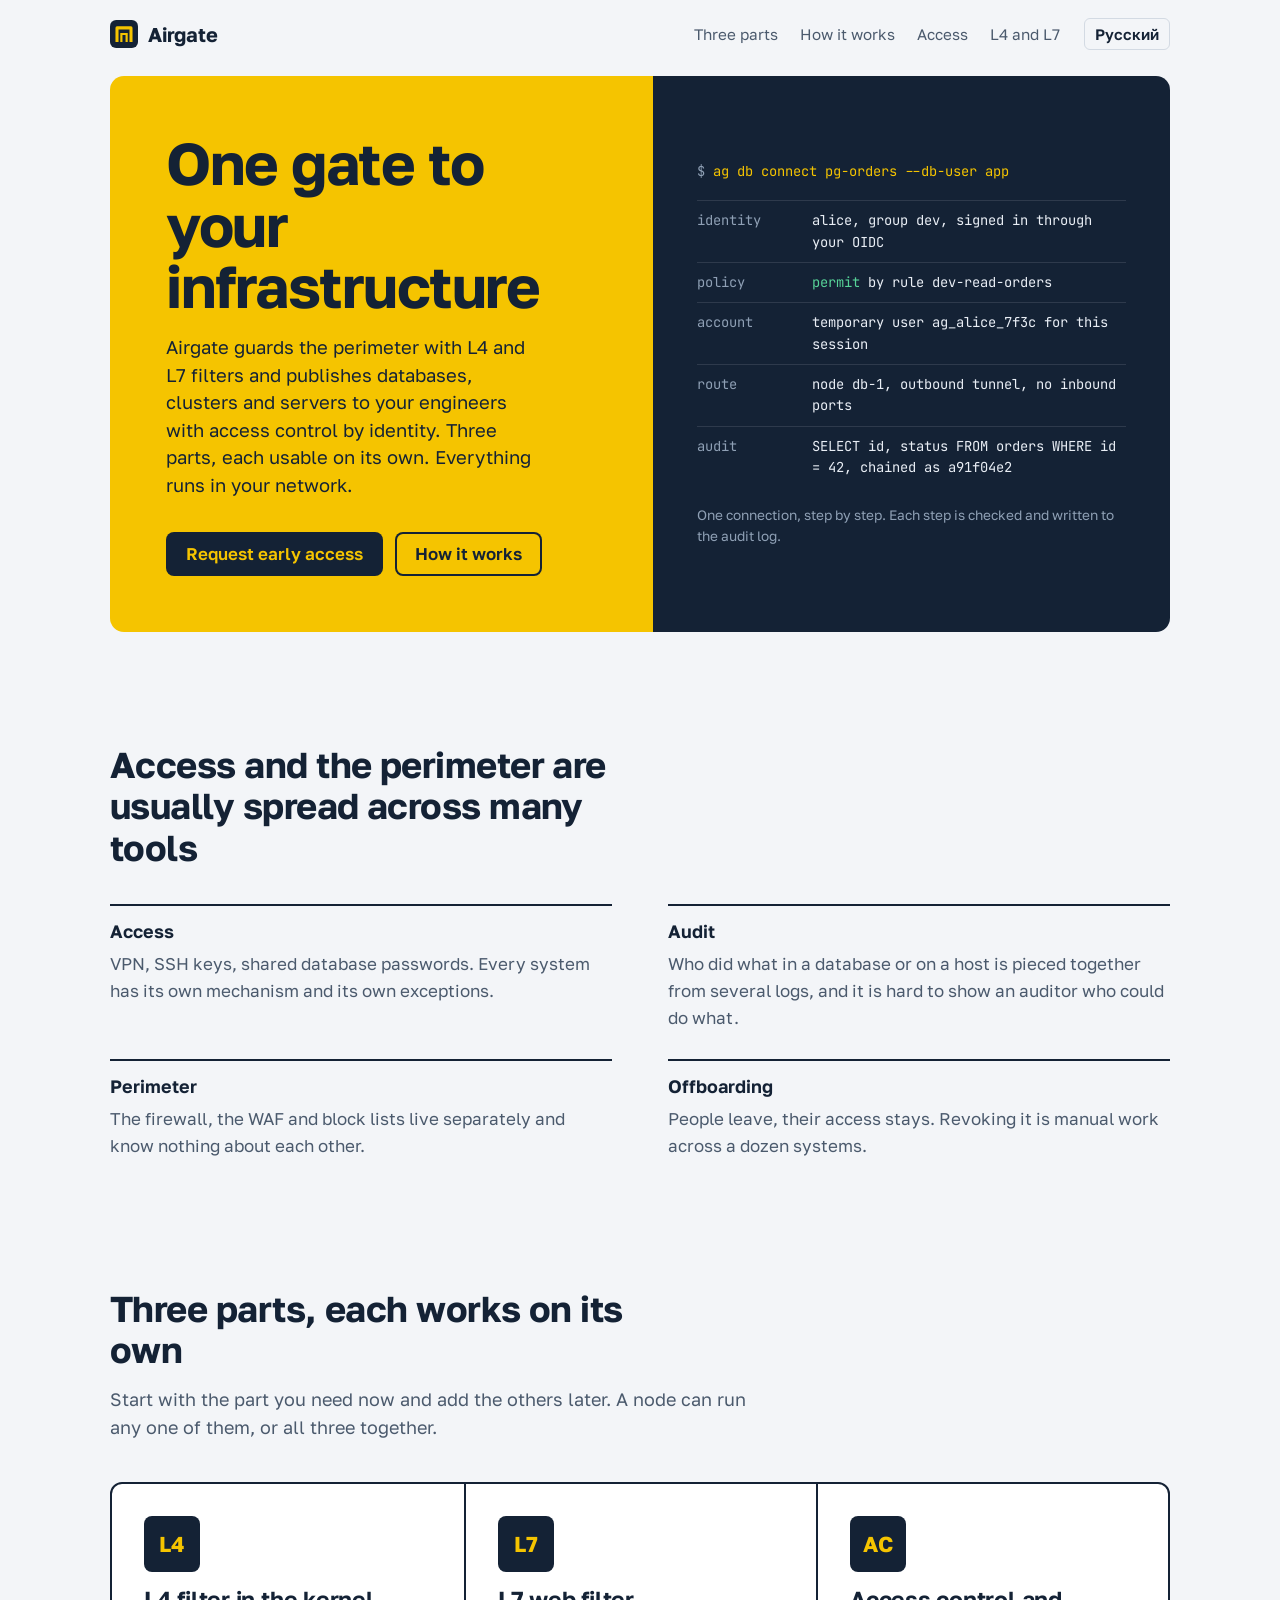
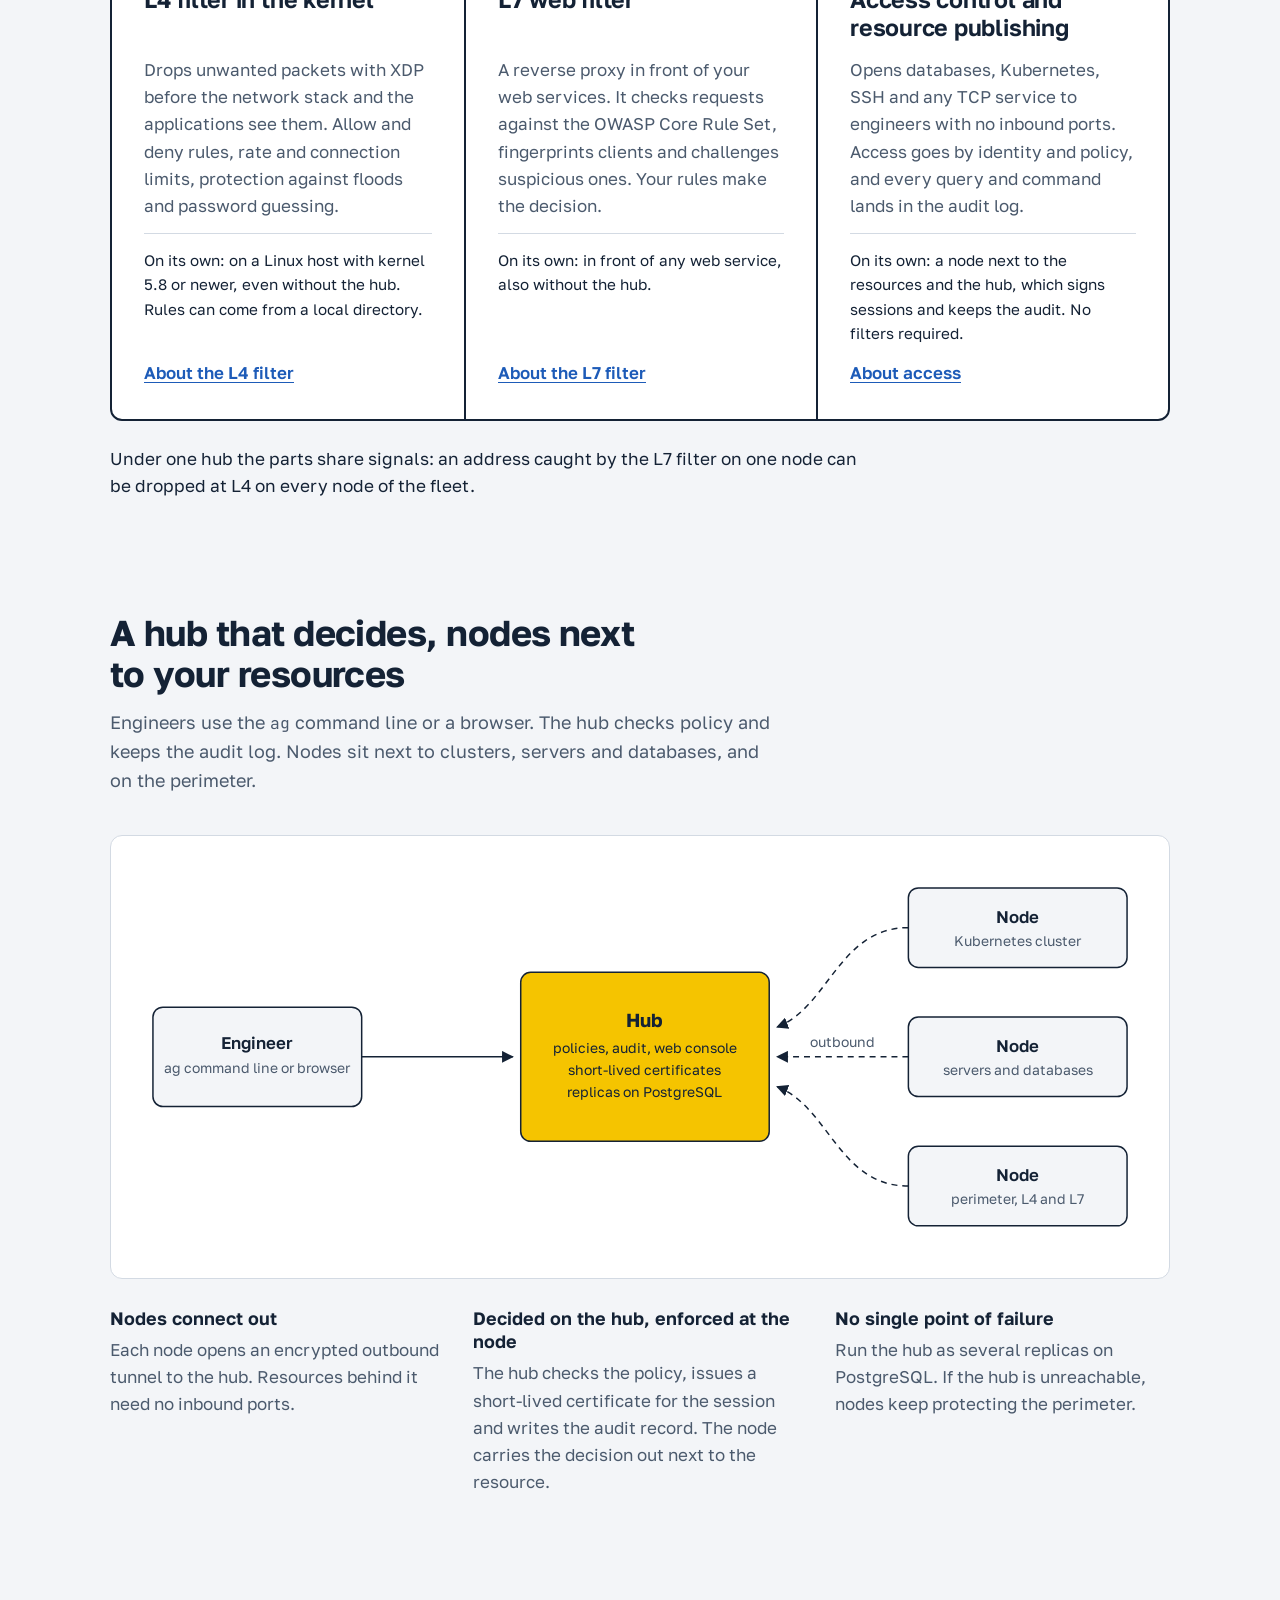
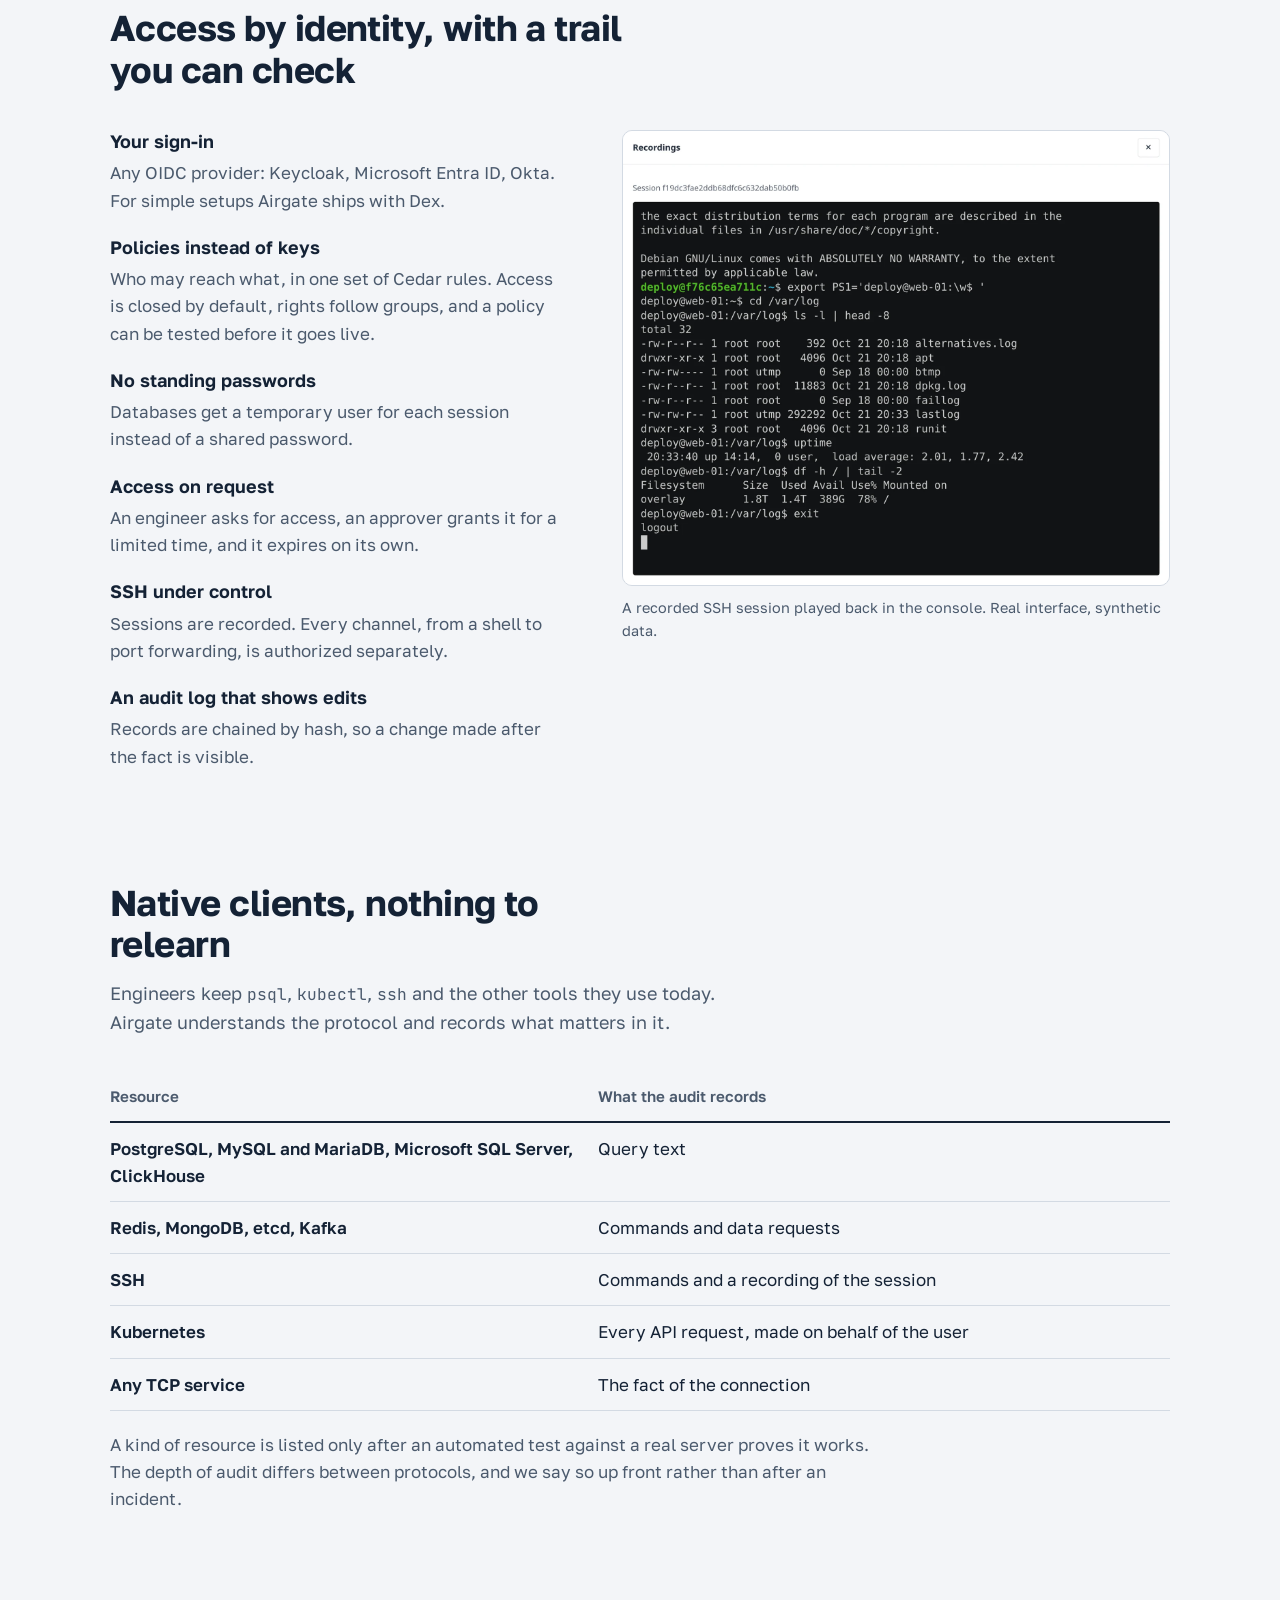
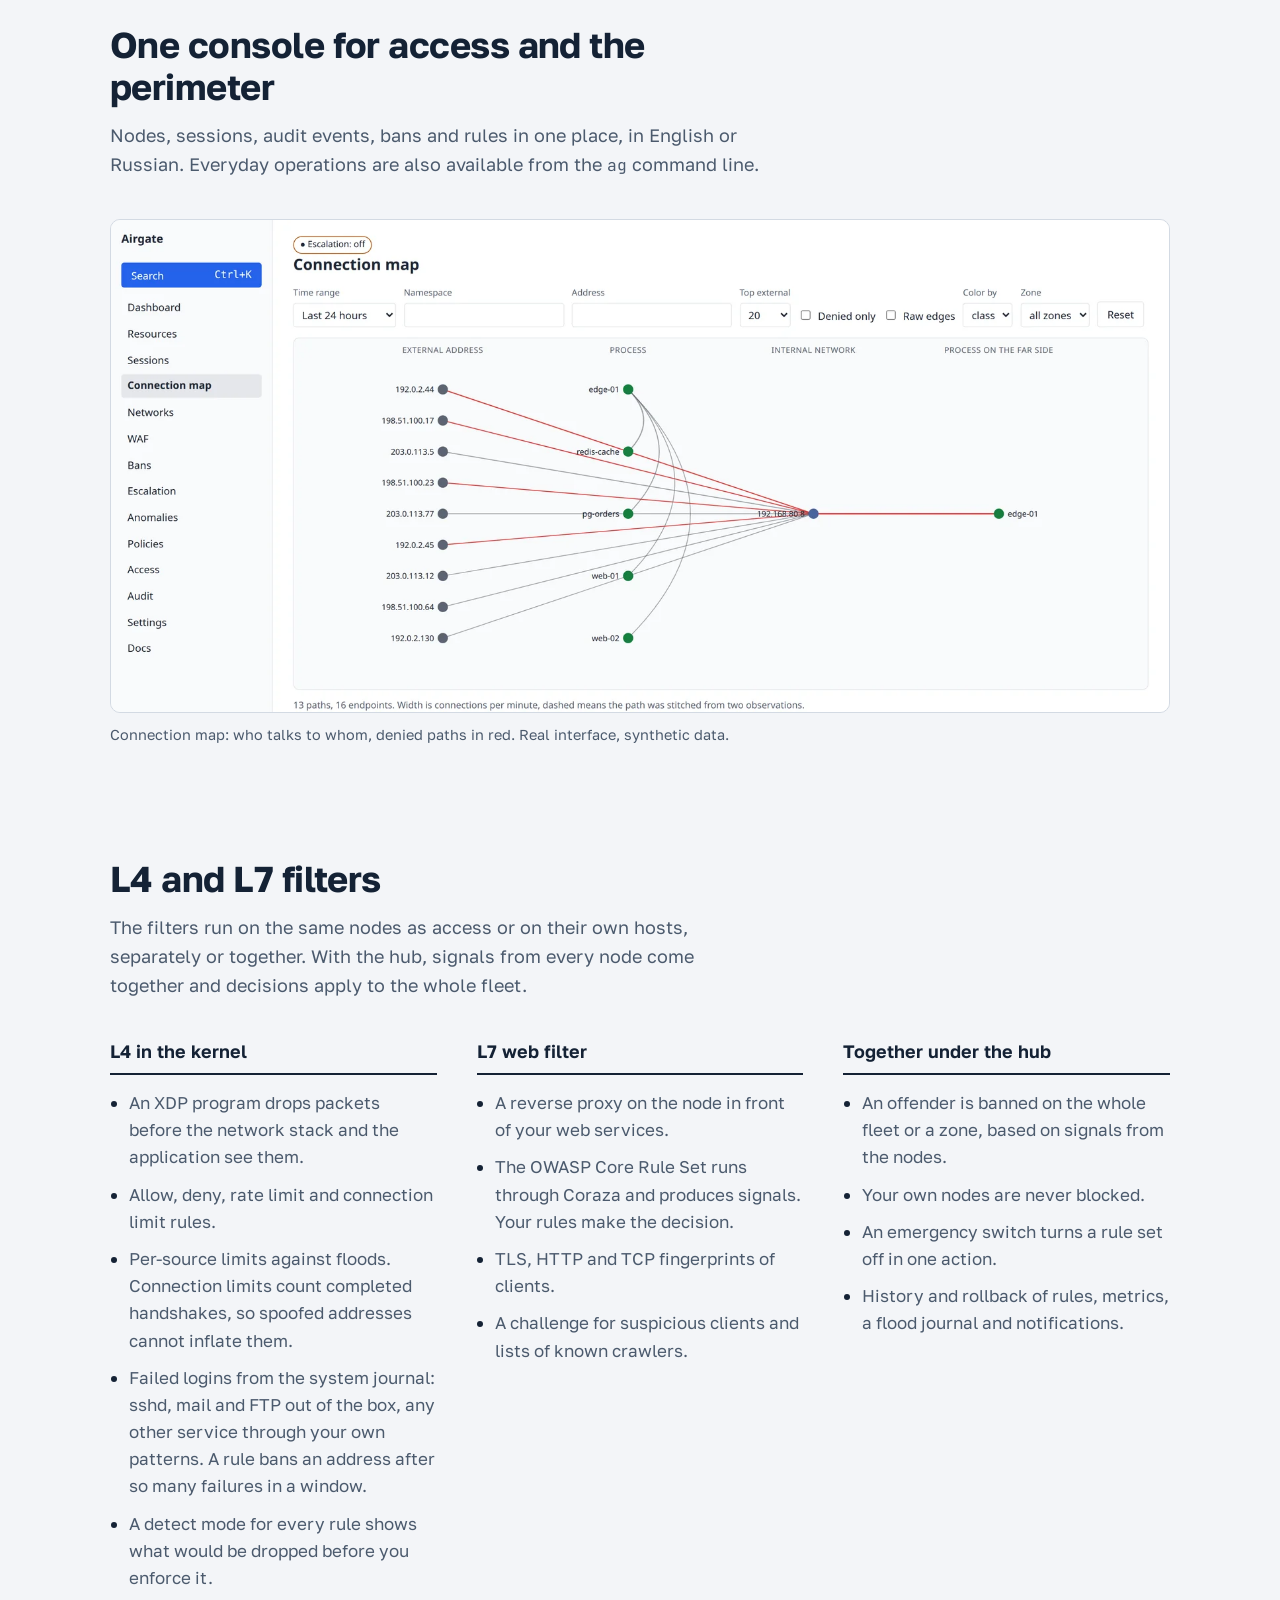
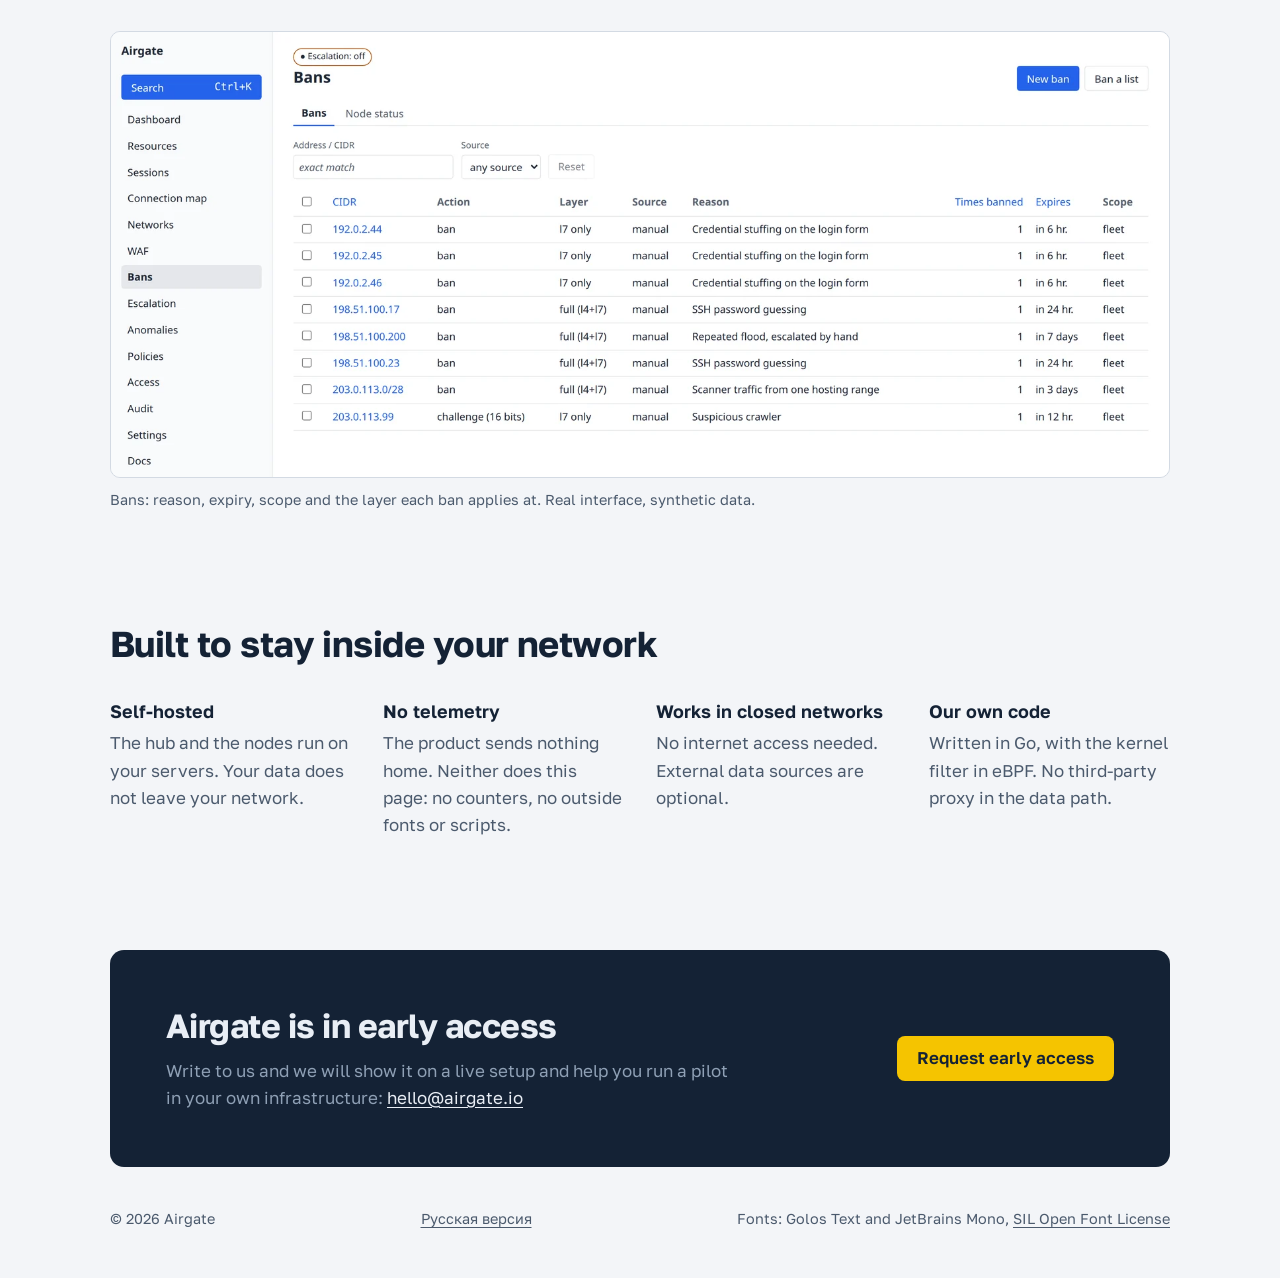
<file: index.html>
<!DOCTYPE html>
<html lang="en">
<head>
<meta charset="utf-8">
<meta name="viewport" content="width=device-width, initial-scale=1">
<title>Airgate: access gateway and perimeter defense</title>
<meta name="description" content="One entry point to Kubernetes, databases and servers, tied to your sign-in, with a full audit trail. The same nodes filter traffic at L4 and L7. Self-hosted, no telemetry.">
<link rel="canonical" href="https://airgate.io/">
<link rel="alternate" hreflang="en" href="https://airgate.io/">
<link rel="alternate" hreflang="ru" href="https://airgate.io/ru/">
<link rel="alternate" hreflang="x-default" href="https://airgate.io/">
<link rel="icon" href="/favicon.svg" type="image/svg+xml">
<link rel="preload" href="/assets/fonts/golos-latin.woff2" as="font" type="font/woff2" crossorigin>
<link rel="stylesheet" href="/assets/site.css">
<meta name="theme-color" content="#f5c400">
<meta property="og:type" content="website">
<meta property="og:site_name" content="Airgate">
<meta property="og:title" content="Airgate: access gateway and perimeter defense">
<meta property="og:description" content="One entry point to Kubernetes, databases and servers, with a full audit trail and L4/L7 filtering in the same product. Self-hosted.">
<meta property="og:url" content="https://airgate.io/">
<meta property="og:image" content="https://airgate.io/assets/img/og.en.png">
<meta property="og:locale" content="en_US">
<meta property="og:locale:alternate" content="ru_RU">
<meta name="twitter:card" content="summary_large_image">
</head>
<body>
<a class="skip" href="#main">Skip to content</a>

<header class="top">
  <div class="wrap">
    <a class="brand" href="/" aria-label="Airgate home">
      <svg viewBox="0 0 32 32" aria-hidden="true"><rect width="32" height="32" rx="7" fill="#142235"/><path d="M8 25V9h16v16" fill="none" stroke="#f5c400" stroke-width="3.5" stroke-linejoin="round"/><path d="M13 25v-9h6v9" fill="none" stroke="#f5c400" stroke-width="2.5"/></svg>
      Airgate
    </a>
    <nav class="nav" aria-label="Sections">
      <a href="#parts">Three parts</a>
      <a href="#how">How it works</a>
      <a href="#access">Access</a>
      <a href="#perimeter">L4 and L7</a>
    </nav>
    <a class="lang" href="/ru/" hreflang="ru" lang="ru">Русский</a>
  </div>
</header>

<main id="main">
  <div class="wrap">
    <section class="sign" aria-labelledby="hero-title">
      <div class="sign-direction">
        <div>
          <h1 id="hero-title">One gate to your infrastructure</h1>
          <p class="lead">Airgate guards the perimeter with L4 and L7 filters and publishes databases, clusters and servers to your engineers with access control by identity. Three parts, each usable on its own. Everything runs in your network.</p>
        </div>
        <div class="actions">
          <a class="btn btn-primary" href="mailto:hello@airgate.io?subject=Airgate%20early%20access">Request early access</a>
          <a class="btn btn-plain" href="#how">How it works</a>
        </div>
      </div>
      <figure class="sign-board" aria-label="Example: one database connection through Airgate">
        <p class="board-cmd">ag db connect pg-orders --db-user app</p>
        <ol class="trace">
          <li><span class="k">identity</span><span class="v">alice, group dev, signed in through your OIDC</span></li>
          <li><span class="k">policy</span><span class="v"><span class="ok">permit</span> by rule dev-read-orders</span></li>
          <li><span class="k">account</span><span class="v">temporary user ag_alice_7f3c for this session</span></li>
          <li><span class="k">route</span><span class="v">node db-1, outbound tunnel, no inbound ports</span></li>
          <li><span class="k">audit</span><span class="v">SELECT id, status FROM orders WHERE id = 42, chained as a91f04e2</span></li>
        </ol>
        <figcaption class="board-note">One connection, step by step. Each step is checked and written to the audit log.</figcaption>
      </figure>
    </section>

    <section class="section" aria-labelledby="pain-title">
      <h2 id="pain-title">Access and the perimeter are usually spread across many tools</h2>
      <ul class="pains">
        <li><h3>Access</h3><p>VPN, SSH keys, shared database passwords. Every system has its own mechanism and its own exceptions.</p></li>
        <li><h3>Audit</h3><p>Who did what in a database or on a host is pieced together from several logs, and it is hard to show an auditor who could do what.</p></li>
        <li><h3>Perimeter</h3><p>The firewall, the WAF and block lists live separately and know nothing about each other.</p></li>
        <li><h3>Offboarding</h3><p>People leave, their access stays. Revoking it is manual work across a dozen systems.</p></li>
      </ul>
    </section>

    <section class="section" id="parts" aria-labelledby="parts-title">
      <h2 id="parts-title">Three parts, each works on its own</h2>
      <p class="intro">Start with the part you need now and add the others later. A node can run any one of them, or all three together.</p>
      <div class="parts">
        <div class="part">
          <div class="part-mark">L4</div>
          <h3>L4 filter in the kernel</h3>
          <p>Drops unwanted packets with XDP before the network stack and the applications see them. Allow and deny rules, rate and connection limits, protection against floods and password guessing.</p>
          <p class="alone">On its own: on a Linux host with kernel 5.8 or newer, even without the hub. Rules can come from a local directory.</p>
          <a class="more" href="#l4">About the L4 filter</a>
        </div>
        <div class="part">
          <div class="part-mark">L7</div>
          <h3>L7 web filter</h3>
          <p>A reverse proxy in front of your web services. It checks requests against the OWASP Core Rule Set, fingerprints clients and challenges suspicious ones. Your rules make the decision.</p>
          <p class="alone">On its own: in front of any web service, also without the hub.</p>
          <a class="more" href="#l7">About the L7 filter</a>
        </div>
        <div class="part">
          <div class="part-mark">AC</div>
          <h3>Access control and resource publishing</h3>
          <p>Opens databases, Kubernetes, SSH and any TCP service to engineers with no inbound ports. Access goes by identity and policy, and every query and command lands in the audit log.</p>
          <p class="alone">On its own: a node next to the resources and the hub, which signs sessions and keeps the audit. No filters required.</p>
          <a class="more" href="#access">About access</a>
        </div>
      </div>
      <p class="parts-note">Under one hub the parts share signals: an address caught by the L7 filter on one node can be dropped at L4 on every node of the fleet.</p>
    </section>

    <section class="section" id="how" aria-labelledby="how-title">
      <h2 id="how-title">A hub that decides, nodes next to your resources</h2>
      <p class="intro">Engineers use the <code>ag</code> command line or a browser. The hub checks policy and keeps the audit log. Nodes sit next to clusters, servers and databases, and on the perimeter.</p>
      <div class="diagram">
        <svg class="diagram-wide" viewBox="0 0 1000 380" role="img" aria-labelledby="dw-t">
          <title id="dw-t">The engineer connects to the hub. Nodes next to a Kubernetes cluster, servers and databases, and the perimeter connect to the hub over outbound tunnels.</title>
          <defs>
            <marker id="aw" viewBox="0 0 10 10" refX="9" refY="5" markerWidth="8" markerHeight="8" orient="auto-start-reverse"><path class="arrow" d="M0 0 10 5 0 10z"/></marker>
          </defs>
          <rect class="box" x="10" y="140" width="210" height="100" rx="10"/>
          <text class="t" x="115" y="182" text-anchor="middle">Engineer</text>
          <text class="s" x="115" y="206" text-anchor="middle">ag command line or browser</text>

          <path class="line" d="M220 190H372" marker-end="url(#aw)"/>

          <rect class="hub" x="380" y="105" width="250" height="170" rx="10"/>
          <text class="hub-t" x="505" y="160" text-anchor="middle">Hub</text>
          <text class="hub-s" x="505" y="186" text-anchor="middle">policies, audit, web console</text>
          <text class="hub-s" x="505" y="208" text-anchor="middle">short-lived certificates</text>
          <text class="hub-s" x="505" y="230" text-anchor="middle">replicas on PostgreSQL</text>

          <rect class="box" x="770" y="20" width="220" height="80" rx="10"/>
          <text class="t" x="880" y="55" text-anchor="middle">Node</text>
          <text class="s" x="880" y="78" text-anchor="middle">Kubernetes cluster</text>
          <rect class="box" x="770" y="150" width="220" height="80" rx="10"/>
          <text class="t" x="880" y="185" text-anchor="middle">Node</text>
          <text class="s" x="880" y="208" text-anchor="middle">servers and databases</text>
          <rect class="box" x="770" y="280" width="220" height="80" rx="10"/>
          <text class="t" x="880" y="315" text-anchor="middle">Node</text>
          <text class="s" x="880" y="338" text-anchor="middle">perimeter, L4 and L7</text>

          <path class="tunnel" d="M770 60C700 60 690 140 638 160" marker-end="url(#aw)"/>
          <path class="tunnel" d="M770 190H638" marker-end="url(#aw)"/>
          <path class="tunnel" d="M770 320C700 320 690 240 638 220" marker-end="url(#aw)"/>
          <text class="s" x="704" y="180" text-anchor="middle">outbound</text>
        </svg>
        <svg class="diagram-narrow" viewBox="0 0 340 600" role="img" aria-labelledby="dn-t">
          <title id="dn-t">The engineer connects to the hub. Nodes connect to the hub over outbound tunnels.</title>
          <defs>
            <marker id="an" viewBox="0 0 10 10" refX="9" refY="5" markerWidth="8" markerHeight="8" orient="auto-start-reverse"><path class="arrow" d="M0 0 10 5 0 10z"/></marker>
          </defs>
          <rect class="box" x="40" y="10" width="260" height="70" rx="10"/>
          <text class="t" x="170" y="40" text-anchor="middle">Engineer</text>
          <text class="s" x="170" y="62" text-anchor="middle">ag command line or browser</text>
          <path class="line" d="M170 80V122" marker-end="url(#an)"/>
          <rect class="hub" x="20" y="130" width="300" height="130" rx="10"/>
          <text class="hub-t" x="170" y="168" text-anchor="middle">Hub</text>
          <text class="hub-s" x="170" y="194" text-anchor="middle">policies, audit, web console</text>
          <text class="hub-s" x="170" y="216" text-anchor="middle">short-lived certificates</text>
          <text class="hub-s" x="170" y="238" text-anchor="middle">replicas on PostgreSQL</text>
          <path class="tunnel" d="M170 310V268" marker-end="url(#an)"/>
          <text class="s" x="182" y="294">outbound tunnels</text>
          <rect class="box" x="20" y="320" width="300" height="70" rx="10"/>
          <text class="t" x="170" y="350" text-anchor="middle">Node</text>
          <text class="s" x="170" y="372" text-anchor="middle">Kubernetes cluster</text>
          <rect class="box" x="20" y="410" width="300" height="70" rx="10"/>
          <text class="t" x="170" y="440" text-anchor="middle">Node</text>
          <text class="s" x="170" y="462" text-anchor="middle">servers and databases</text>
          <rect class="box" x="20" y="500" width="300" height="70" rx="10"/>
          <text class="t" x="170" y="530" text-anchor="middle">Node</text>
          <text class="s" x="170" y="552" text-anchor="middle">perimeter, L4 and L7</text>
        </svg>
      </div>
      <div class="facts">
        <div><h3>Nodes connect out</h3><p>Each node opens an encrypted outbound tunnel to the hub. Resources behind it need no inbound ports.</p></div>
        <div><h3>Decided on the hub, enforced at the node</h3><p>The hub checks the policy, issues a short-lived certificate for the session and writes the audit record. The node carries the decision out next to the resource.</p></div>
        <div><h3>No single point of failure</h3><p>Run the hub as several replicas on PostgreSQL. If the hub is unreachable, nodes keep protecting the perimeter.</p></div>
      </div>
    </section>

    <section class="section" id="access" aria-labelledby="access-title">
      <h2 id="access-title">Access by identity, with a trail you can check</h2>
      <div class="split">
        <ul class="features">
          <li><h3>Your sign-in</h3><p>Any OIDC provider: Keycloak, Microsoft Entra ID, Okta. For simple setups Airgate ships with Dex.</p></li>
          <li><h3>Policies instead of keys</h3><p>Who may reach what, in one set of Cedar rules. Access is closed by default, rights follow groups, and a policy can be tested before it goes live.</p></li>
          <li><h3>No standing passwords</h3><p>Databases get a temporary user for each session instead of a shared password.</p></li>
          <li><h3>Access on request</h3><p>An engineer asks for access, an approver grants it for a limited time, and it expires on its own.</p></li>
          <li><h3>SSH under control</h3><p>Sessions are recorded. Every channel, from a shell to port forwarding, is authorized separately.</p></li>
          <li><h3>An audit log that shows edits</h3><p>Records are chained by hash, so a change made after the fact is visible.</p></li>
        </ul>
        <figure class="shot">
          <img src="/assets/img/recording.en.webp" width="1600" height="1330" loading="lazy" alt="Playback of a recorded SSH session in the Airgate console: the commands an engineer ran on web-01 and their output">
          <figcaption>A recorded SSH session played back in the console. Real interface, synthetic data.</figcaption>
        </figure>
      </div>
    </section>

    <section class="section" id="resources" aria-labelledby="res-title">
      <h2 id="res-title">Native clients, nothing to relearn</h2>
      <p class="intro">Engineers keep <code>psql</code>, <code>kubectl</code>, <code>ssh</code> and the other tools they use today. Airgate understands the protocol and records what matters in it.</p>
      <div class="table-wrap">
        <table>
          <thead><tr><th scope="col">Resource</th><th scope="col">What the audit records</th></tr></thead>
          <tbody>
            <tr><td>PostgreSQL, MySQL and MariaDB, Microsoft SQL Server, ClickHouse</td><td>Query text</td></tr>
            <tr><td>Redis, MongoDB, etcd, Kafka</td><td>Commands and data requests</td></tr>
            <tr><td>SSH</td><td>Commands and a recording of the session</td></tr>
            <tr><td>Kubernetes</td><td>Every API request, made on behalf of the user</td></tr>
            <tr><td>Any TCP service</td><td>The fact of the connection</td></tr>
          </tbody>
        </table>
      </div>
      <p class="note">A kind of resource is listed only after an automated test against a real server proves it works. The depth of audit differs between protocols, and we say so up front rather than after an incident.</p>
    </section>

    <section class="section" aria-labelledby="console-title">
      <h2 id="console-title">One console for access and the perimeter</h2>
      <p class="intro">Nodes, sessions, audit events, bans and rules in one place, in English or Russian. Everyday operations are also available from the <code>ag</code> command line.</p>
      <figure class="shot spaced">
        <img src="/assets/img/map.en.webp" width="1600" height="744" loading="lazy" alt="Connection map in the Airgate console: external addresses, processes on the node and internal services, with denied paths in red">
        <figcaption>Connection map: who talks to whom, denied paths in red. Real interface, synthetic data.</figcaption>
      </figure>
    </section>

    <section class="section" id="perimeter" aria-labelledby="per-title">
      <h2 id="per-title">L4 and L7 filters</h2>
      <p class="intro">The filters run on the same nodes as access or on their own hosts, separately or together. With the hub, signals from every node come together and decisions apply to the whole fleet.</p>
      <div class="columns">
        <div id="l4">
          <h3>L4 in the kernel</h3>
          <ul>
            <li>An XDP program drops packets before the network stack and the application see them.</li>
            <li>Allow, deny, rate limit and connection limit rules.</li>
            <li>Per-source limits against floods. Connection limits count completed handshakes, so spoofed addresses cannot inflate them.</li>
            <li>Failed logins from the system journal: sshd, mail and FTP out of the box, any other service through your own patterns. A rule bans an address after so many failures in a window.</li>
            <li>A detect mode for every rule shows what would be dropped before you enforce it.</li>
          </ul>
        </div>
        <div id="l7">
          <h3>L7 web filter</h3>
          <ul>
            <li>A reverse proxy on the node in front of your web services.</li>
            <li>The OWASP Core Rule Set runs through Coraza and produces signals. Your rules make the decision.</li>
            <li>TLS, HTTP and TCP fingerprints of clients.</li>
            <li>A challenge for suspicious clients and lists of known crawlers.</li>
          </ul>
        </div>
        <div>
          <h3>Together under the hub</h3>
          <ul>
            <li>An offender is banned on the whole fleet or a zone, based on signals from the nodes.</li>
            <li>Your own nodes are never blocked.</li>
            <li>An emergency switch turns a rule set off in one action.</li>
            <li>History and rollback of rules, metrics, a flood journal and notifications.</li>
          </ul>
        </div>
      </div>
      <figure class="shot spaced">
        <img src="/assets/img/bans.en.webp" width="1600" height="672" loading="lazy" alt="Bans screen of the Airgate console: banned addresses with reason, expiry and the layer, L4 and L7 or L7 only, where each ban applies">
        <figcaption>Bans: reason, expiry, scope and the layer each ban applies at. Real interface, synthetic data.</figcaption>
      </figure>
    </section>

    <section class="section" aria-labelledby="prin-title">
      <h2 id="prin-title">Built to stay inside your network</h2>
      <ul class="principles">
        <li><h3>Self-hosted</h3><p>The hub and the nodes run on your servers. Your data does not leave your network.</p></li>
        <li><h3>No telemetry</h3><p>The product sends nothing home. Neither does this page: no counters, no outside fonts or scripts.</p></li>
        <li><h3>Works in closed networks</h3><p>No internet access needed. External data sources are optional.</p></li>
        <li><h3>Our own code</h3><p>Written in Go, with the kernel filter in eBPF. No third-party proxy in the data path.</p></li>
      </ul>
    </section>

    <section class="access" aria-labelledby="ea-title">
      <div>
        <h2 id="ea-title">Airgate is in early access</h2>
        <p>Write to us and we will show it on a live setup and help you run a pilot in your own infrastructure: <a href="mailto:hello@airgate.io?subject=Airgate%20early%20access">hello@airgate.io</a></p>
      </div>
      <a class="btn btn-primary" href="mailto:hello@airgate.io?subject=Airgate%20early%20access">Request early access</a>
    </section>
  </div>
</main>

<footer class="foot">
  <div class="wrap">
    <span>© 2026 Airgate</span>
    <span><a href="/ru/" hreflang="ru" lang="ru">Русская версия</a></span>
    <span>Fonts: Golos Text and JetBrains Mono, <a href="/assets/fonts/OFL-GolosText.txt">SIL Open Font License</a></span>
  </div>
</footer>
</body>
</html>
</file>
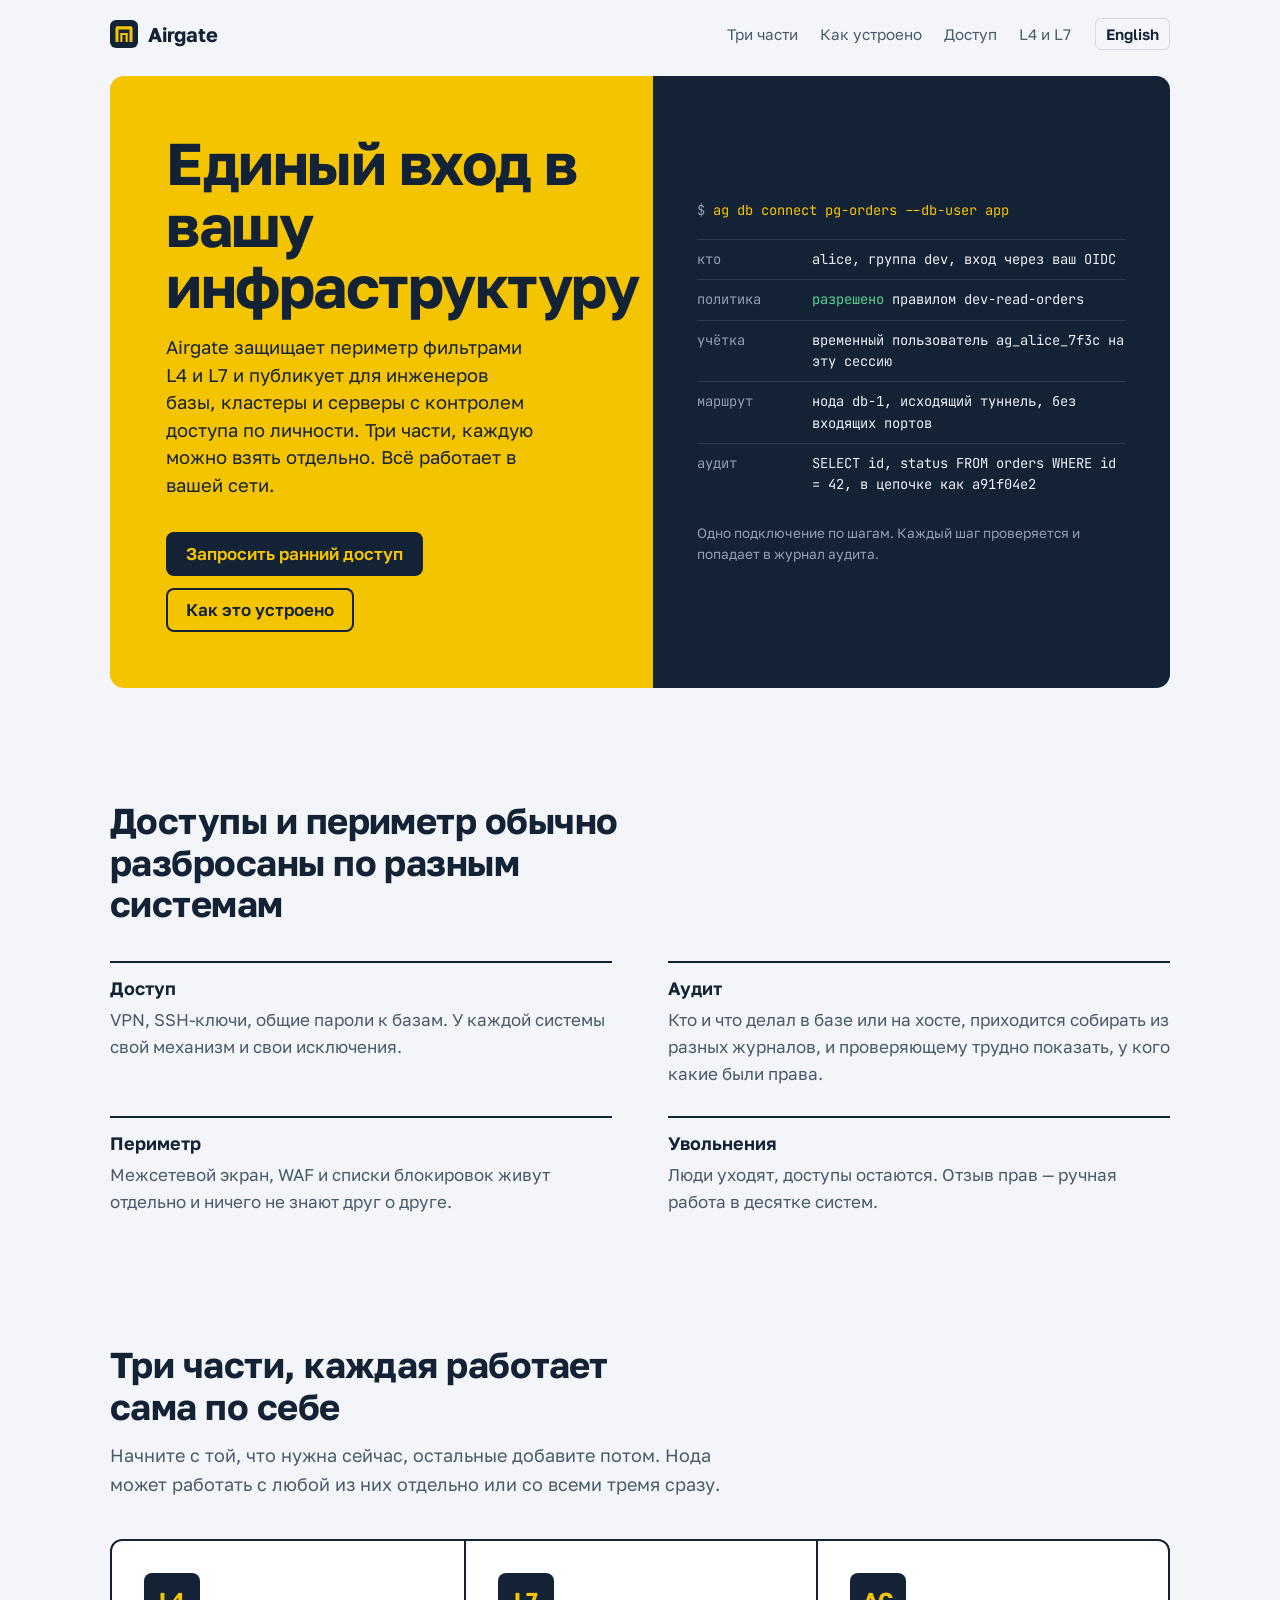
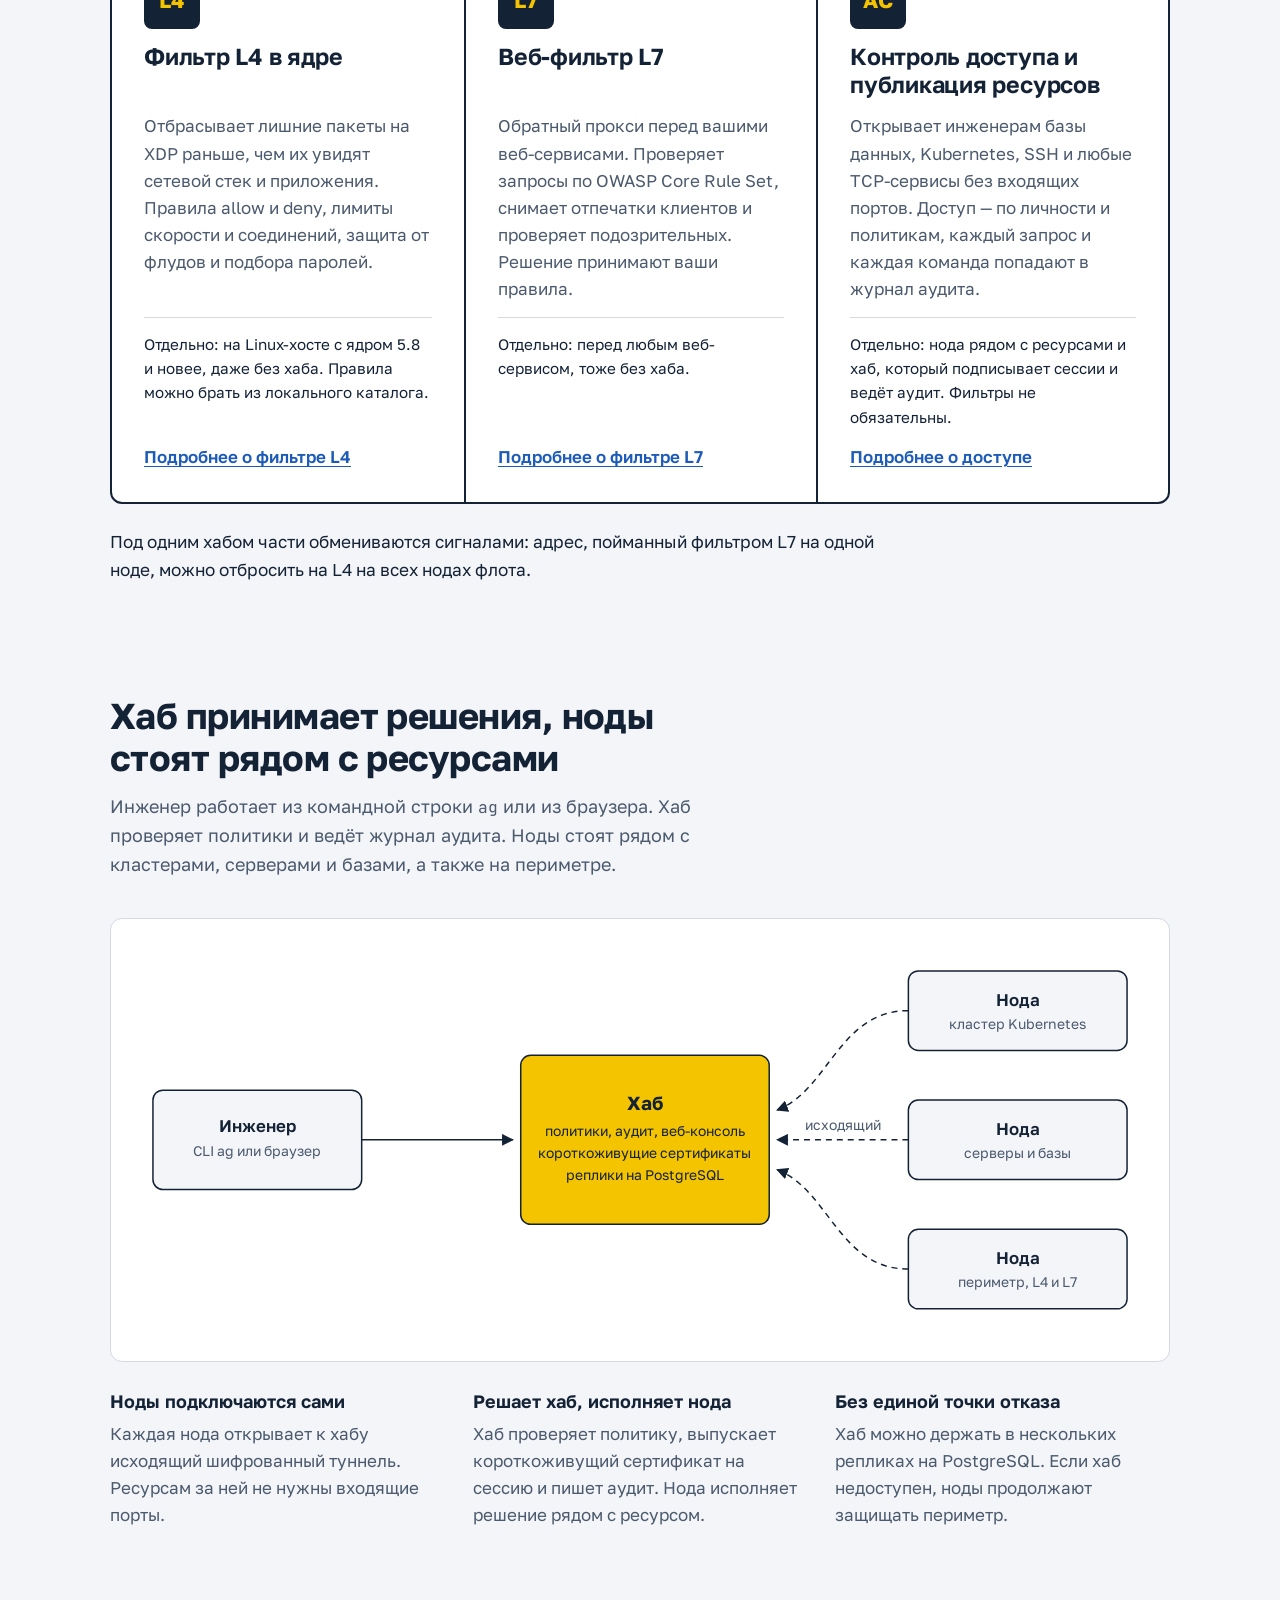
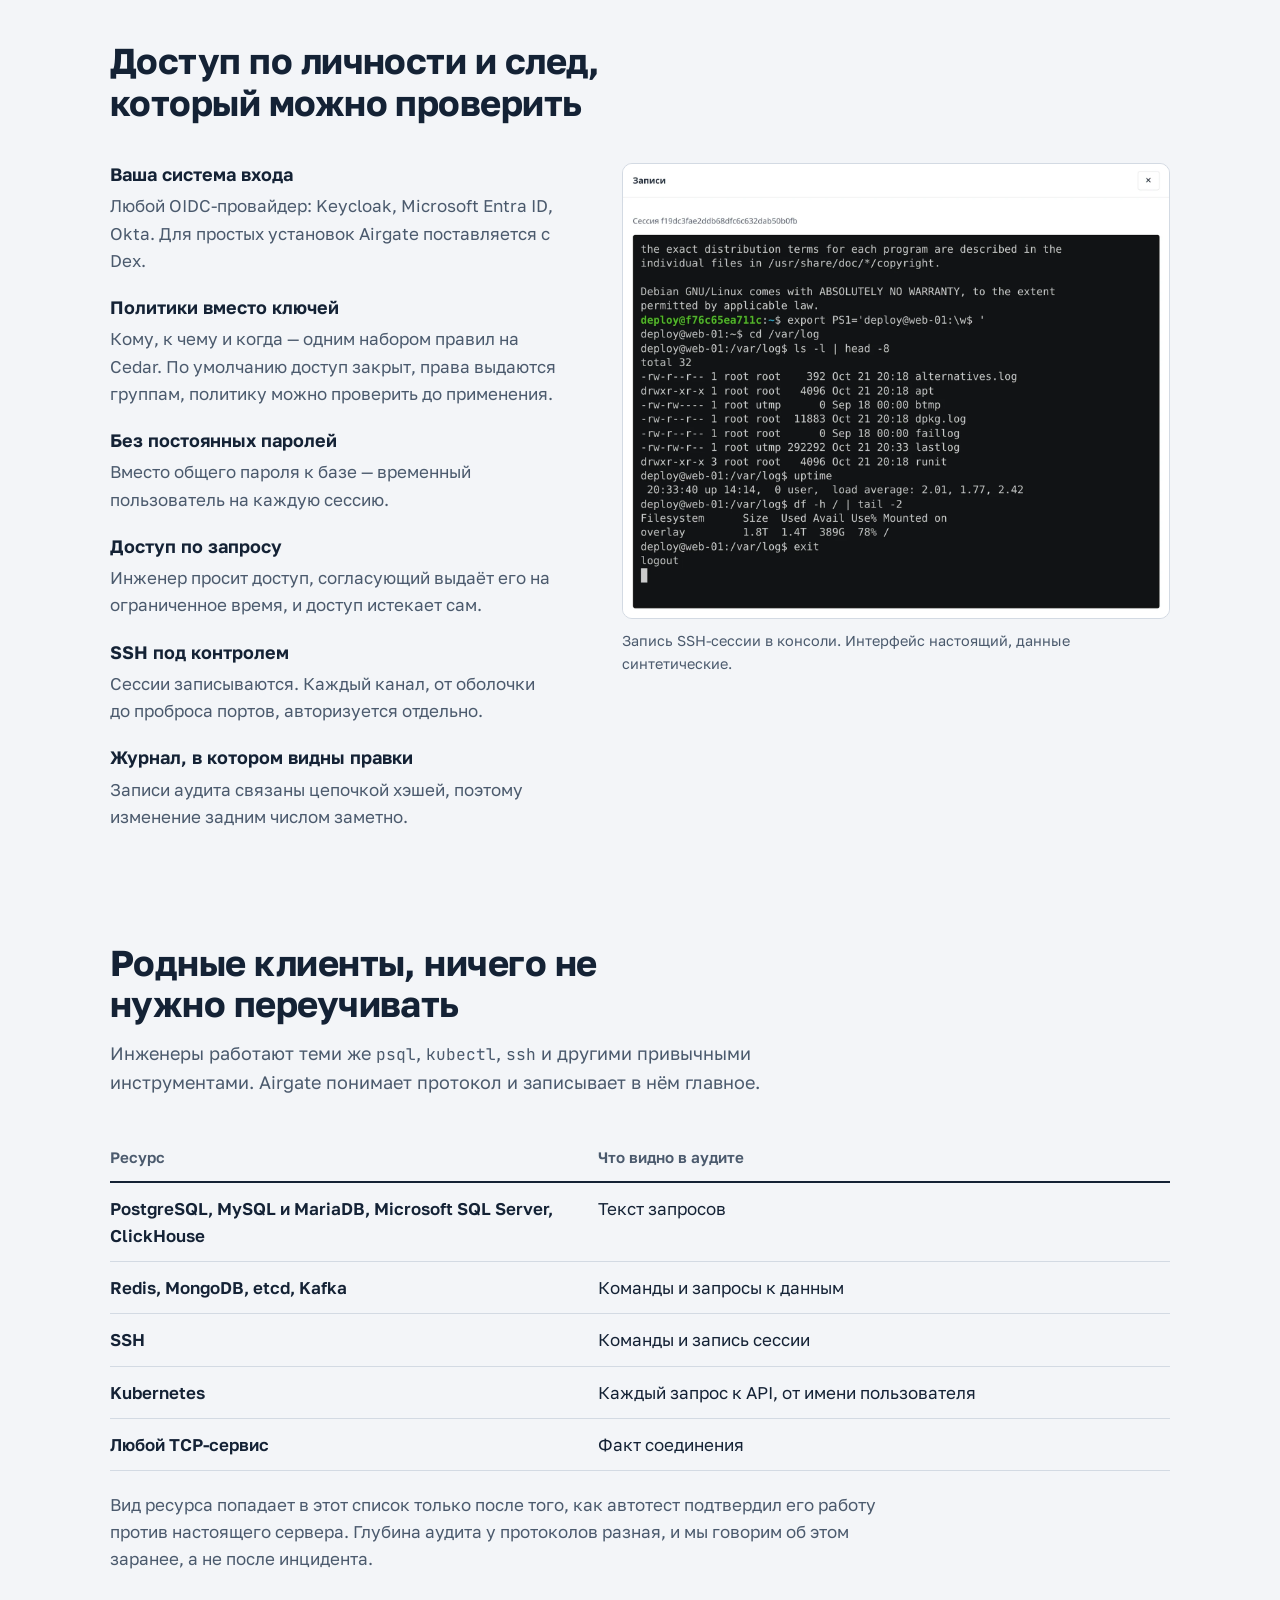
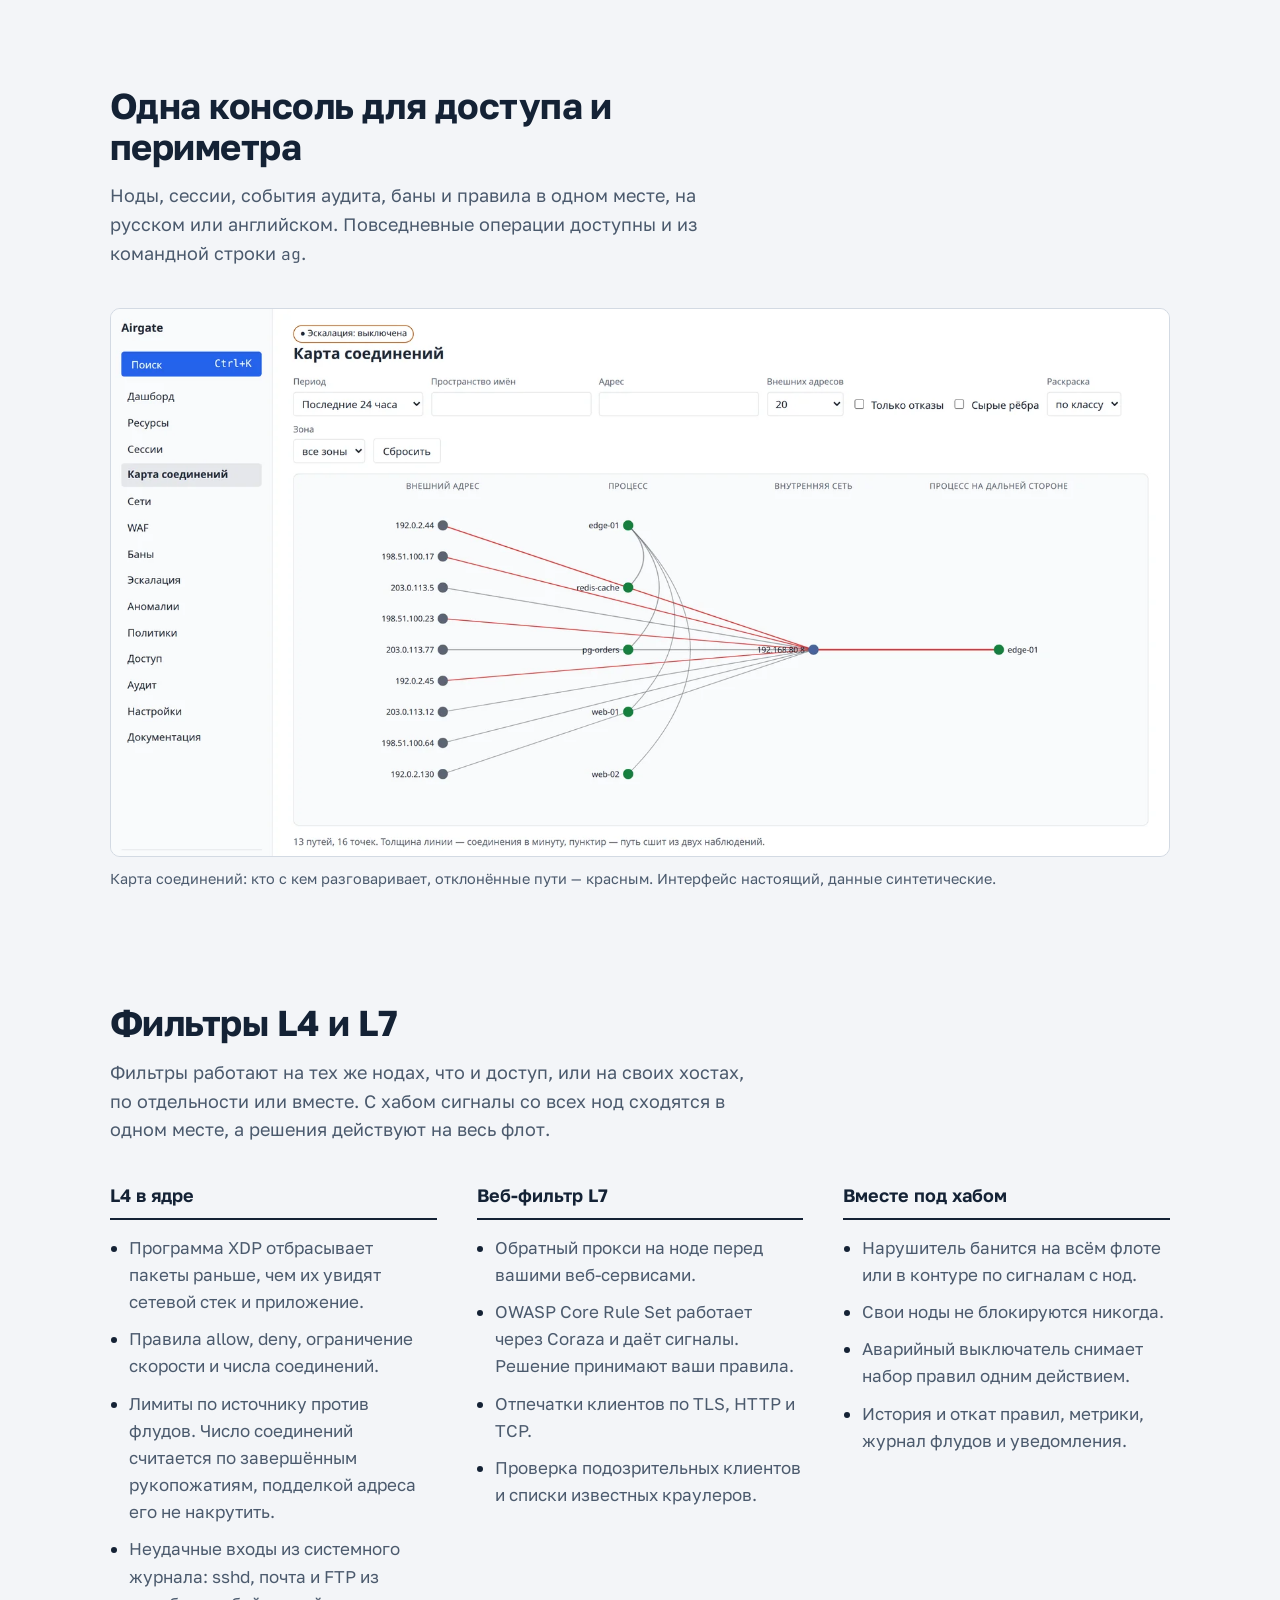
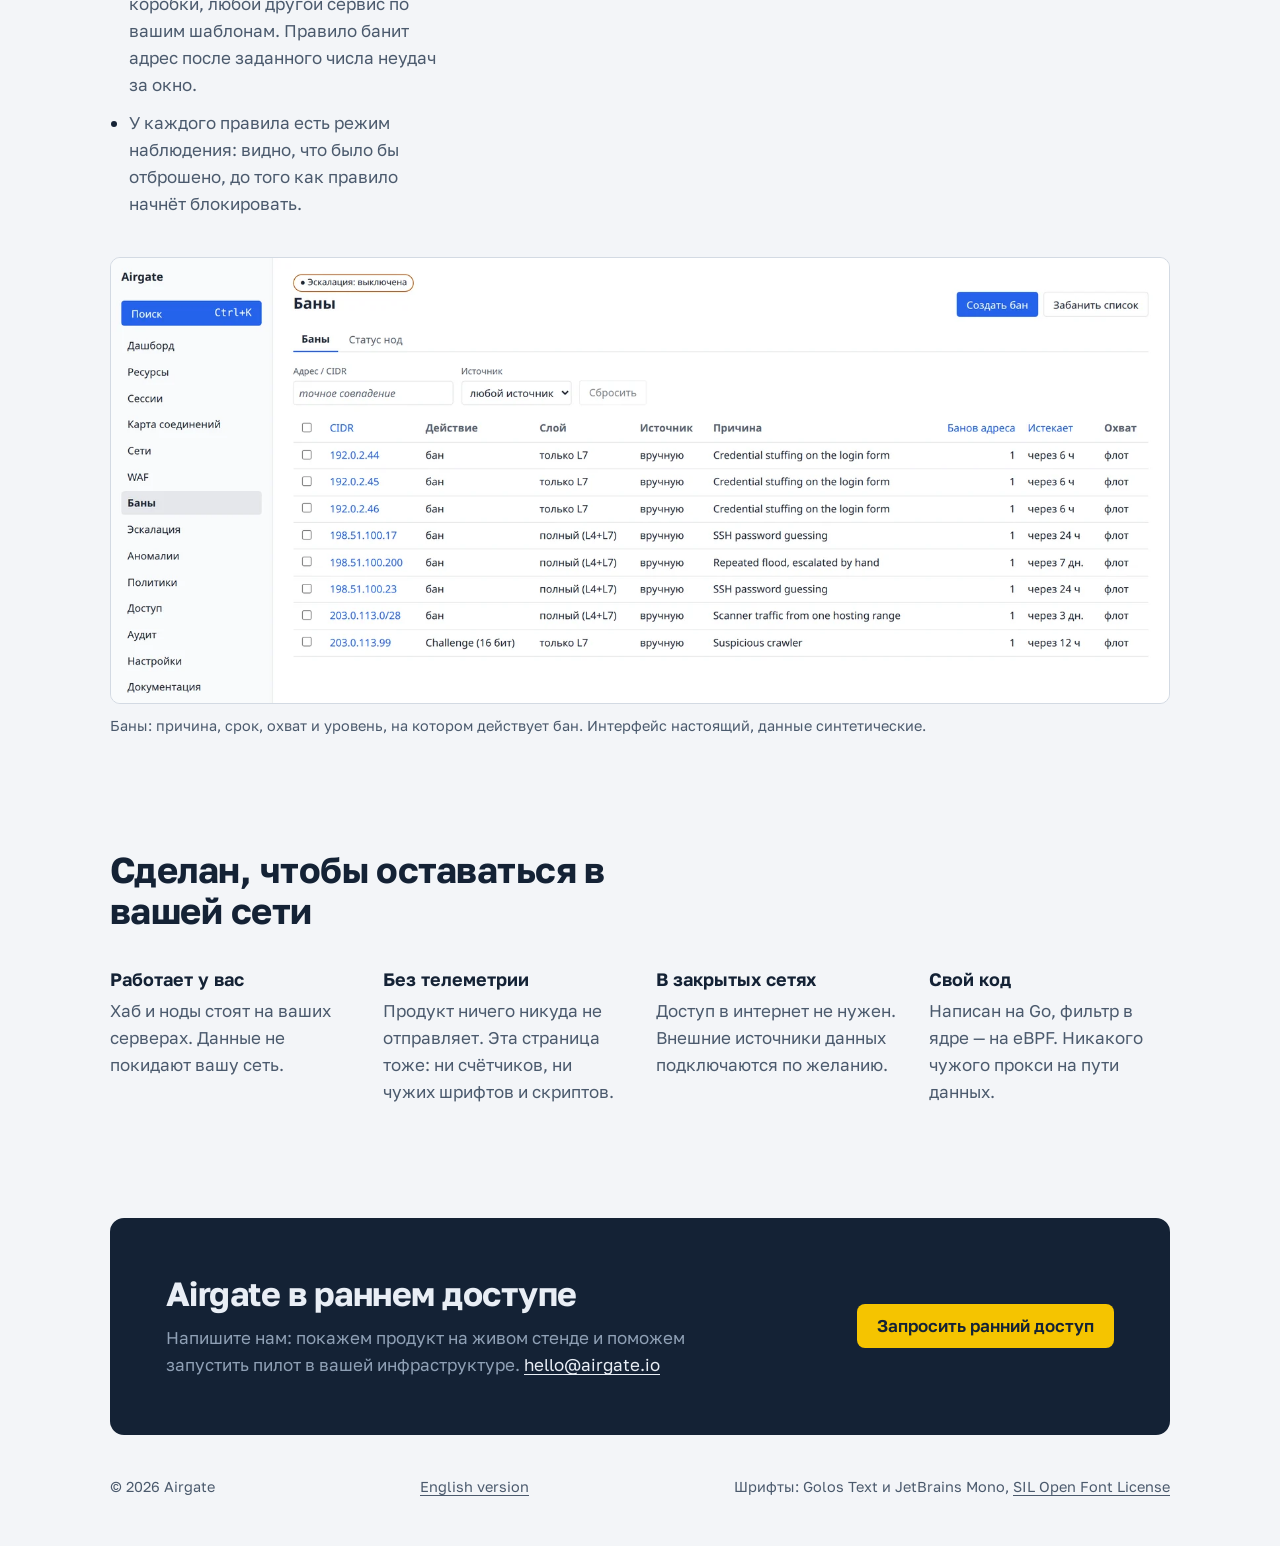
<file: ru/index.html>
<!DOCTYPE html>
<html lang="ru">
<head>
<meta charset="utf-8">
<meta name="viewport" content="width=device-width, initial-scale=1">
<title>Airgate: шлюз доступа и защита периметра</title>
<meta name="description" content="Один вход к Kubernetes, базам данных и серверам через вашу систему входа, с полным журналом аудита. Те же ноды фильтруют трафик на L4 и L7. Работает у вас, без телеметрии.">
<link rel="canonical" href="https://airgate.io/ru/">
<link rel="alternate" hreflang="en" href="https://airgate.io/">
<link rel="alternate" hreflang="ru" href="https://airgate.io/ru/">
<link rel="alternate" hreflang="x-default" href="https://airgate.io/">
<link rel="icon" href="/favicon.svg" type="image/svg+xml">
<link rel="preload" href="/assets/fonts/golos-cyrillic.woff2" as="font" type="font/woff2" crossorigin>
<link rel="stylesheet" href="/assets/site.css">
<meta name="theme-color" content="#f5c400">
<meta property="og:type" content="website">
<meta property="og:site_name" content="Airgate">
<meta property="og:title" content="Airgate: шлюз доступа и защита периметра">
<meta property="og:description" content="Один вход к Kubernetes, базам данных и серверам, полный журнал аудита и фильтрация на L4 и L7 в одном продукте. Работает у вас.">
<meta property="og:url" content="https://airgate.io/ru/">
<meta property="og:image" content="https://airgate.io/assets/img/og.ru.png">
<meta property="og:locale" content="ru_RU">
<meta property="og:locale:alternate" content="en_US">
<meta name="twitter:card" content="summary_large_image">
</head>
<body>
<a class="skip" href="#main">К содержимому</a>

<header class="top">
  <div class="wrap">
    <a class="brand" href="/ru/" aria-label="Airgate, главная">
      <svg viewBox="0 0 32 32" aria-hidden="true"><rect width="32" height="32" rx="7" fill="#142235"/><path d="M8 25V9h16v16" fill="none" stroke="#f5c400" stroke-width="3.5" stroke-linejoin="round"/><path d="M13 25v-9h6v9" fill="none" stroke="#f5c400" stroke-width="2.5"/></svg>
      Airgate
    </a>
    <nav class="nav" aria-label="Разделы">
      <a href="#parts">Три части</a>
      <a href="#how">Как устроено</a>
      <a href="#access">Доступ</a>
      <a href="#perimeter">L4 и L7</a>
    </nav>
    <a class="lang" href="/" hreflang="en" lang="en">English</a>
  </div>
</header>

<main id="main">
  <div class="wrap">
    <section class="sign" aria-labelledby="hero-title">
      <div class="sign-direction">
        <div>
          <h1 id="hero-title">Единый вход в вашу инфраструктуру</h1>
          <p class="lead">Airgate защищает периметр фильтрами L4 и L7 и публикует для инженеров базы, кластеры и серверы с контролем доступа по личности. Три части, каждую можно взять отдельно. Всё работает в вашей сети.</p>
        </div>
        <div class="actions">
          <a class="btn btn-primary" href="mailto:hello@airgate.io?subject=%D0%A0%D0%B0%D0%BD%D0%BD%D0%B8%D0%B9%20%D0%B4%D0%BE%D1%81%D1%82%D1%83%D0%BF%20%D0%BA%20Airgate">Запросить ранний доступ</a>
          <a class="btn btn-plain" href="#how">Как это устроено</a>
        </div>
      </div>
      <figure class="sign-board" aria-label="Пример: одно подключение к базе через Airgate">
        <p class="board-cmd">ag db connect pg-orders --db-user app</p>
        <ol class="trace">
          <li><span class="k">кто</span><span class="v">alice, группа dev, вход через ваш OIDC</span></li>
          <li><span class="k">политика</span><span class="v"><span class="ok">разрешено</span> правилом dev-read-orders</span></li>
          <li><span class="k">учётка</span><span class="v">временный пользователь ag_alice_7f3c на эту сессию</span></li>
          <li><span class="k">маршрут</span><span class="v">нода db-1, исходящий туннель, без входящих портов</span></li>
          <li><span class="k">аудит</span><span class="v">SELECT id, status FROM orders WHERE id = 42, в цепочке как a91f04e2</span></li>
        </ol>
        <figcaption class="board-note">Одно подключение по шагам. Каждый шаг проверяется и попадает в журнал аудита.</figcaption>
      </figure>
    </section>

    <section class="section" aria-labelledby="pain-title">
      <h2 id="pain-title">Доступы и периметр обычно разбросаны по разным системам</h2>
      <ul class="pains">
        <li><h3>Доступ</h3><p>VPN, SSH-ключи, общие пароли к базам. У каждой системы свой механизм и свои исключения.</p></li>
        <li><h3>Аудит</h3><p>Кто и что делал в базе или на хосте, приходится собирать из разных журналов, и проверяющему трудно показать, у кого какие были права.</p></li>
        <li><h3>Периметр</h3><p>Межсетевой экран, WAF и списки блокировок живут отдельно и ничего не знают друг о друге.</p></li>
        <li><h3>Увольнения</h3><p>Люди уходят, доступы остаются. Отзыв прав — ручная работа в десятке систем.</p></li>
      </ul>
    </section>

    <section class="section" id="parts" aria-labelledby="parts-title">
      <h2 id="parts-title">Три части, каждая работает сама по себе</h2>
      <p class="intro">Начните с той, что нужна сейчас, остальные добавите потом. Нода может работать с любой из них отдельно или со всеми тремя сразу.</p>
      <div class="parts">
        <div class="part">
          <div class="part-mark">L4</div>
          <h3>Фильтр L4 в ядре</h3>
          <p>Отбрасывает лишние пакеты на XDP раньше, чем их увидят сетевой стек и приложения. Правила allow и deny, лимиты скорости и соединений, защита от флудов и подбора паролей.</p>
          <p class="alone">Отдельно: на Linux-хосте с ядром 5.8 и новее, даже без хаба. Правила можно брать из локального каталога.</p>
          <a class="more" href="#l4">Подробнее о фильтре L4</a>
        </div>
        <div class="part">
          <div class="part-mark">L7</div>
          <h3>Веб-фильтр L7</h3>
          <p>Обратный прокси перед вашими веб-сервисами. Проверяет запросы по OWASP Core Rule Set, снимает отпечатки клиентов и проверяет подозрительных. Решение принимают ваши правила.</p>
          <p class="alone">Отдельно: перед любым веб-сервисом, тоже без хаба.</p>
          <a class="more" href="#l7">Подробнее о фильтре L7</a>
        </div>
        <div class="part">
          <div class="part-mark">AC</div>
          <h3>Контроль доступа и публикация ресурсов</h3>
          <p>Открывает инженерам базы данных, Kubernetes, SSH и любые TCP-сервисы без входящих портов. Доступ — по личности и политикам, каждый запрос и каждая команда попадают в журнал аудита.</p>
          <p class="alone">Отдельно: нода рядом с ресурсами и хаб, который подписывает сессии и ведёт аудит. Фильтры не обязательны.</p>
          <a class="more" href="#access">Подробнее о доступе</a>
        </div>
      </div>
      <p class="parts-note">Под одним хабом части обмениваются сигналами: адрес, пойманный фильтром L7 на одной ноде, можно отбросить на L4 на всех нодах флота.</p>
    </section>

    <section class="section" id="how" aria-labelledby="how-title">
      <h2 id="how-title">Хаб принимает решения, ноды стоят рядом с ресурсами</h2>
      <p class="intro">Инженер работает из командной строки <code>ag</code> или из браузера. Хаб проверяет политики и ведёт журнал аудита. Ноды стоят рядом с кластерами, серверами и базами, а также на периметре.</p>
      <div class="diagram">
        <svg class="diagram-wide" viewBox="0 0 1000 380" role="img" aria-labelledby="dw-t">
          <title id="dw-t">Инженер подключается к хабу. Ноды у кластера Kubernetes, у серверов и баз и на периметре подключаются к хабу исходящими туннелями.</title>
          <defs>
            <marker id="aw" viewBox="0 0 10 10" refX="9" refY="5" markerWidth="8" markerHeight="8" orient="auto-start-reverse"><path class="arrow" d="M0 0 10 5 0 10z"/></marker>
          </defs>
          <rect class="box" x="10" y="140" width="210" height="100" rx="10"/>
          <text class="t" x="115" y="182" text-anchor="middle">Инженер</text>
          <text class="s" x="115" y="206" text-anchor="middle">CLI ag или браузер</text>

          <path class="line" d="M220 190H372" marker-end="url(#aw)"/>

          <rect class="hub" x="380" y="105" width="250" height="170" rx="10"/>
          <text class="hub-t" x="505" y="160" text-anchor="middle">Хаб</text>
          <text class="hub-s" x="505" y="186" text-anchor="middle">политики, аудит, веб-консоль</text>
          <text class="hub-s" x="505" y="208" text-anchor="middle">короткоживущие сертификаты</text>
          <text class="hub-s" x="505" y="230" text-anchor="middle">реплики на PostgreSQL</text>

          <rect class="box" x="770" y="20" width="220" height="80" rx="10"/>
          <text class="t" x="880" y="55" text-anchor="middle">Нода</text>
          <text class="s" x="880" y="78" text-anchor="middle">кластер Kubernetes</text>
          <rect class="box" x="770" y="150" width="220" height="80" rx="10"/>
          <text class="t" x="880" y="185" text-anchor="middle">Нода</text>
          <text class="s" x="880" y="208" text-anchor="middle">серверы и базы</text>
          <rect class="box" x="770" y="280" width="220" height="80" rx="10"/>
          <text class="t" x="880" y="315" text-anchor="middle">Нода</text>
          <text class="s" x="880" y="338" text-anchor="middle">периметр, L4 и L7</text>

          <path class="tunnel" d="M770 60C700 60 690 140 638 160" marker-end="url(#aw)"/>
          <path class="tunnel" d="M770 190H638" marker-end="url(#aw)"/>
          <path class="tunnel" d="M770 320C700 320 690 240 638 220" marker-end="url(#aw)"/>
          <text class="s" x="704" y="180" text-anchor="middle">исходящий</text>
        </svg>
        <svg class="diagram-narrow" viewBox="0 0 340 600" role="img" aria-labelledby="dn-t">
          <title id="dn-t">Инженер подключается к хабу. Ноды подключаются к хабу исходящими туннелями.</title>
          <defs>
            <marker id="an" viewBox="0 0 10 10" refX="9" refY="5" markerWidth="8" markerHeight="8" orient="auto-start-reverse"><path class="arrow" d="M0 0 10 5 0 10z"/></marker>
          </defs>
          <rect class="box" x="40" y="10" width="260" height="70" rx="10"/>
          <text class="t" x="170" y="40" text-anchor="middle">Инженер</text>
          <text class="s" x="170" y="62" text-anchor="middle">CLI ag или браузер</text>
          <path class="line" d="M170 80V122" marker-end="url(#an)"/>
          <rect class="hub" x="20" y="130" width="300" height="130" rx="10"/>
          <text class="hub-t" x="170" y="168" text-anchor="middle">Хаб</text>
          <text class="hub-s" x="170" y="194" text-anchor="middle">политики, аудит, веб-консоль</text>
          <text class="hub-s" x="170" y="216" text-anchor="middle">короткоживущие сертификаты</text>
          <text class="hub-s" x="170" y="238" text-anchor="middle">реплики на PostgreSQL</text>
          <path class="tunnel" d="M170 310V268" marker-end="url(#an)"/>
          <text class="s" x="182" y="294">исходящие туннели</text>
          <rect class="box" x="20" y="320" width="300" height="70" rx="10"/>
          <text class="t" x="170" y="350" text-anchor="middle">Нода</text>
          <text class="s" x="170" y="372" text-anchor="middle">кластер Kubernetes</text>
          <rect class="box" x="20" y="410" width="300" height="70" rx="10"/>
          <text class="t" x="170" y="440" text-anchor="middle">Нода</text>
          <text class="s" x="170" y="462" text-anchor="middle">серверы и базы</text>
          <rect class="box" x="20" y="500" width="300" height="70" rx="10"/>
          <text class="t" x="170" y="530" text-anchor="middle">Нода</text>
          <text class="s" x="170" y="552" text-anchor="middle">периметр, L4 и L7</text>
        </svg>
      </div>
      <div class="facts">
        <div><h3>Ноды подключаются сами</h3><p>Каждая нода открывает к хабу исходящий шифрованный туннель. Ресурсам за ней не нужны входящие порты.</p></div>
        <div><h3>Решает хаб, исполняет нода</h3><p>Хаб проверяет политику, выпускает короткоживущий сертификат на сессию и пишет аудит. Нода исполняет решение рядом с ресурсом.</p></div>
        <div><h3>Без единой точки отказа</h3><p>Хаб можно держать в нескольких репликах на PostgreSQL. Если хаб недоступен, ноды продолжают защищать периметр.</p></div>
      </div>
    </section>

    <section class="section" id="access" aria-labelledby="access-title">
      <h2 id="access-title">Доступ по личности и след, который можно проверить</h2>
      <div class="split">
        <ul class="features">
          <li><h3>Ваша система входа</h3><p>Любой OIDC-провайдер: Keycloak, Microsoft Entra ID, Okta. Для простых установок Airgate поставляется с Dex.</p></li>
          <li><h3>Политики вместо ключей</h3><p>Кому, к чему и когда — одним набором правил на Cedar. По умолчанию доступ закрыт, права выдаются группам, политику можно проверить до применения.</p></li>
          <li><h3>Без постоянных паролей</h3><p>Вместо общего пароля к базе — временный пользователь на каждую сессию.</p></li>
          <li><h3>Доступ по запросу</h3><p>Инженер просит доступ, согласующий выдаёт его на ограниченное время, и доступ истекает сам.</p></li>
          <li><h3>SSH под контролем</h3><p>Сессии записываются. Каждый канал, от оболочки до проброса портов, авторизуется отдельно.</p></li>
          <li><h3>Журнал, в котором видны правки</h3><p>Записи аудита связаны цепочкой хэшей, поэтому изменение задним числом заметно.</p></li>
        </ul>
        <figure class="shot">
          <img src="/assets/img/recording.ru.webp" width="1600" height="1330" loading="lazy" alt="Воспроизведение записи SSH-сессии в консоли Airgate: команды инженера на web-01 и их вывод">
          <figcaption>Запись SSH-сессии в консоли. Интерфейс настоящий, данные синтетические.</figcaption>
        </figure>
      </div>
    </section>

    <section class="section" id="resources" aria-labelledby="res-title">
      <h2 id="res-title">Родные клиенты, ничего не нужно переучивать</h2>
      <p class="intro">Инженеры работают теми же <code>psql</code>, <code>kubectl</code>, <code>ssh</code> и другими привычными инструментами. Airgate понимает протокол и записывает в нём главное.</p>
      <div class="table-wrap">
        <table>
          <thead><tr><th scope="col">Ресурс</th><th scope="col">Что видно в аудите</th></tr></thead>
          <tbody>
            <tr><td>PostgreSQL, MySQL и MariaDB, Microsoft SQL Server, ClickHouse</td><td>Текст запросов</td></tr>
            <tr><td>Redis, MongoDB, etcd, Kafka</td><td>Команды и запросы к данным</td></tr>
            <tr><td>SSH</td><td>Команды и запись сессии</td></tr>
            <tr><td>Kubernetes</td><td>Каждый запрос к API, от имени пользователя</td></tr>
            <tr><td>Любой TCP-сервис</td><td>Факт соединения</td></tr>
          </tbody>
        </table>
      </div>
      <p class="note">Вид ресурса попадает в этот список только после того, как автотест подтвердил его работу против настоящего сервера. Глубина аудита у протоколов разная, и мы говорим об этом заранее, а не после инцидента.</p>
    </section>

    <section class="section" aria-labelledby="console-title">
      <h2 id="console-title">Одна консоль для доступа и периметра</h2>
      <p class="intro">Ноды, сессии, события аудита, баны и правила в одном месте, на русском или английском. Повседневные операции доступны и из командной строки <code>ag</code>.</p>
      <figure class="shot spaced">
        <img src="/assets/img/map.ru.webp" width="1600" height="828" loading="lazy" alt="Карта соединений в консоли Airgate: внешние адреса, процессы на ноде и внутренние сервисы, отклонённые пути отмечены красным">
        <figcaption>Карта соединений: кто с кем разговаривает, отклонённые пути — красным. Интерфейс настоящий, данные синтетические.</figcaption>
      </figure>
    </section>

    <section class="section" id="perimeter" aria-labelledby="per-title">
      <h2 id="per-title">Фильтры L4 и L7</h2>
      <p class="intro">Фильтры работают на тех же нодах, что и доступ, или на своих хостах, по отдельности или вместе. С хабом сигналы со всех нод сходятся в одном месте, а решения действуют на весь флот.</p>
      <div class="columns">
        <div id="l4">
          <h3>L4 в ядре</h3>
          <ul>
            <li>Программа XDP отбрасывает пакеты раньше, чем их увидят сетевой стек и приложение.</li>
            <li>Правила allow, deny, ограничение скорости и числа соединений.</li>
            <li>Лимиты по источнику против флудов. Число соединений считается по завершённым рукопожатиям, подделкой адреса его не накрутить.</li>
            <li>Неудачные входы из системного журнала: sshd, почта и FTP из коробки, любой другой сервис по вашим шаблонам. Правило банит адрес после заданного числа неудач за окно.</li>
            <li>У каждого правила есть режим наблюдения: видно, что было бы отброшено, до того как правило начнёт блокировать.</li>
          </ul>
        </div>
        <div id="l7">
          <h3>Веб-фильтр L7</h3>
          <ul>
            <li>Обратный прокси на ноде перед вашими веб-сервисами.</li>
            <li>OWASP Core Rule Set работает через Coraza и даёт сигналы. Решение принимают ваши правила.</li>
            <li>Отпечатки клиентов по TLS, HTTP и TCP.</li>
            <li>Проверка подозрительных клиентов и списки известных краулеров.</li>
          </ul>
        </div>
        <div>
          <h3>Вместе под хабом</h3>
          <ul>
            <li>Нарушитель банится на всём флоте или в контуре по сигналам с нод.</li>
            <li>Свои ноды не блокируются никогда.</li>
            <li>Аварийный выключатель снимает набор правил одним действием.</li>
            <li>История и откат правил, метрики, журнал флудов и уведомления.</li>
          </ul>
        </div>
      </div>
      <figure class="shot spaced">
        <img src="/assets/img/bans.ru.webp" width="1600" height="672" loading="lazy" alt="Экран банов консоли Airgate: заблокированные адреса с причиной, сроком и уровнем, L4 и L7 или только L7, на котором действует бан">
        <figcaption>Баны: причина, срок, охват и уровень, на котором действует бан. Интерфейс настоящий, данные синтетические.</figcaption>
      </figure>
    </section>

    <section class="section" aria-labelledby="prin-title">
      <h2 id="prin-title">Сделан, чтобы оставаться в вашей сети</h2>
      <ul class="principles">
        <li><h3>Работает у вас</h3><p>Хаб и ноды стоят на ваших серверах. Данные не покидают вашу сеть.</p></li>
        <li><h3>Без телеметрии</h3><p>Продукт ничего никуда не отправляет. Эта страница тоже: ни счётчиков, ни чужих шрифтов и скриптов.</p></li>
        <li><h3>В закрытых сетях</h3><p>Доступ в интернет не нужен. Внешние источники данных подключаются по желанию.</p></li>
        <li><h3>Свой код</h3><p>Написан на Go, фильтр в ядре — на eBPF. Никакого чужого прокси на пути данных.</p></li>
      </ul>
    </section>

    <section class="access" aria-labelledby="ea-title">
      <div>
        <h2 id="ea-title">Airgate в раннем доступе</h2>
        <p>Напишите нам: покажем продукт на живом стенде и поможем запустить пилот в вашей инфраструктуре. <a href="mailto:hello@airgate.io?subject=%D0%A0%D0%B0%D0%BD%D0%BD%D0%B8%D0%B9%20%D0%B4%D0%BE%D1%81%D1%82%D1%83%D0%BF%20%D0%BA%20Airgate">hello@airgate.io</a></p>
      </div>
      <a class="btn btn-primary" href="mailto:hello@airgate.io?subject=%D0%A0%D0%B0%D0%BD%D0%BD%D0%B8%D0%B9%20%D0%B4%D0%BE%D1%81%D1%82%D1%83%D0%BF%20%D0%BA%20Airgate">Запросить ранний доступ</a>
    </section>
  </div>
</main>

<footer class="foot">
  <div class="wrap">
    <span>© 2026 Airgate</span>
    <span><a href="/" hreflang="en" lang="en">English version</a></span>
    <span>Шрифты: Golos Text и JetBrains Mono, <a href="/assets/fonts/OFL-GolosText.txt">SIL Open Font License</a></span>
  </div>
</footer>
</body>
</html>
</file>
<file: assets/site.css>
/* Шрифты локально: страница не ходит на чужие домены */
@font-face {
  font-family: "Golos Text";
  src: url("fonts/golos-latin.woff2") format("woff2");
  font-weight: 400 700;
  font-display: swap;
  unicode-range: U+0000-00FF, U+0131, U+0152-0153, U+02BB-02BC, U+02C6, U+02DA, U+02DC, U+0304, U+0308, U+0329, U+2000-206F, U+20AC, U+2122, U+2191, U+2193, U+2212, U+2215, U+FEFF, U+FFFD;
}
@font-face {
  font-family: "Golos Text";
  src: url("fonts/golos-cyrillic.woff2") format("woff2");
  font-weight: 400 700;
  font-display: swap;
  unicode-range: U+0301, U+0400-045F, U+0490-0491, U+04B0-04B1, U+2116;
}
@font-face {
  font-family: "JetBrains Mono";
  src: url("fonts/jbmono-latin.woff2") format("woff2");
  font-weight: 400 500;
  font-display: swap;
  unicode-range: U+0000-00FF, U+0131, U+0152-0153, U+02BB-02BC, U+02C6, U+02DA, U+02DC, U+0304, U+0308, U+0329, U+2000-206F, U+20AC, U+2122, U+2191, U+2193, U+2212, U+2215, U+FEFF, U+FFFD;
}
@font-face {
  font-family: "JetBrains Mono";
  src: url("fonts/jbmono-cyrillic.woff2") format("woff2");
  font-weight: 400 500;
  font-display: swap;
  unicode-range: U+0301, U+0400-045F, U+0490-0491, U+04B0-04B1, U+2116;
}

:root {
  --paper: #f3f5f8;
  --surface: #ffffff;
  --ink: #142235;
  --muted: #4b5a6d;
  --rule: #d3dae3;
  --signal: #f5c400;
  --on-signal: #142235;
  --board: #142235;
  --on-board: #e9eef5;
  --board-dim: #8fa0b5;
  --permit: #1e7a4f;
  --deny: #b3362b;
  --link: #1d5bb8;
  --focus: #1d5bb8;

  --font: "Golos Text", system-ui, sans-serif;
  --mono: "JetBrains Mono", ui-monospace, monospace;
  --wrap: 1140px;
  --gutter: clamp(16px, 4vw, 40px);
  color-scheme: light;
}

@media (prefers-color-scheme: dark) {
  :root {
    --paper: #0e1824;
    --surface: #142233;
    --ink: #e6ecf3;
    --muted: #9eacbd;
    --rule: #263649;
    --board: #08111b;
    --on-board: #e9eef5;
    --board-dim: #8698ae;
    --permit: #4cc08a;
    --deny: #f07a6e;
    --link: #8db7ff;
    --focus: #f5c400;
    color-scheme: dark;
  }
}

*, *::before, *::after { box-sizing: border-box; }

html { -webkit-text-size-adjust: 100%; scroll-behavior: smooth; }
@media (prefers-reduced-motion: reduce) { html { scroll-behavior: auto; } }

body {
  margin: 0;
  background: var(--paper);
  color: var(--ink);
  font: 400 1.0625rem/1.6 var(--font);
  font-kerning: normal;
  text-rendering: optimizeLegibility;
}

img, svg { display: block; max-width: 100%; }
a { color: var(--link); text-underline-offset: 0.18em; }
:focus-visible { outline: 3px solid var(--focus); outline-offset: 3px; border-radius: 2px; }
code { font-family: var(--mono); font-size: 0.9em; }

.wrap { max-width: var(--wrap); margin: 0 auto; padding: 0 var(--gutter); }

.skip {
  position: absolute; left: -9999px; top: 0;
  background: var(--signal); color: var(--on-signal); padding: 8px 12px;
}
.skip:focus { left: 8px; top: 8px; z-index: 10; }

/* Шапка */
.top { padding: 18px 0; }
.top .wrap { display: flex; align-items: center; gap: 24px; }
.brand {
  display: flex; align-items: center; gap: 10px;
  color: var(--ink); text-decoration: none;
  font-weight: 700; font-size: 1.25rem; letter-spacing: -0.01em;
}
.brand svg { width: 28px; height: 28px; }
.nav { display: flex; gap: 22px; margin-left: auto; }
.nav a { color: var(--muted); text-decoration: none; font-size: 0.95rem; }
.nav a:hover { color: var(--ink); }
.lang {
  color: var(--ink); text-decoration: none; font-size: 0.95rem; font-weight: 600;
  border: 1.5px solid var(--rule); border-radius: 6px; padding: 3px 10px;
}
.lang:hover { border-color: var(--ink); }
@media (max-width: 820px) { .nav { display: none; } .lang { margin-left: auto; } }

/* Указатель: жёлтая табличка и табло рядом */
.sign {
  display: grid;
  grid-template-columns: minmax(0, 1.05fr) minmax(0, 1fr);
  border-radius: 14px;
  overflow: hidden;
  margin-top: 8px;
}
.sign-direction {
  background: var(--signal);
  color: var(--on-signal);
  padding: clamp(28px, 5vw, 56px);
  display: flex; flex-direction: column; justify-content: space-between; gap: 32px;
}
.sign h1 {
  margin: 0;
  font-size: clamp(2.3rem, 4.6vw, 3.75rem);
  line-height: 1.04;
  letter-spacing: -0.025em;
  font-weight: 700;
  max-width: 14ch;
}
.sign .lead { margin: 18px 0 0; font-size: 1.15rem; line-height: 1.5; max-width: 34ch; }
.actions { display: flex; flex-wrap: wrap; gap: 12px; }
.btn {
  display: inline-block; text-decoration: none; font-weight: 600;
  padding: 12px 20px; border-radius: 8px; line-height: 1.2;
}
.btn-primary { background: var(--on-signal); color: var(--signal); }
.btn-primary:hover { background: #000; }
.btn-plain { color: var(--on-signal); box-shadow: inset 0 0 0 2px var(--on-signal); }
.btn-plain:hover { background: rgba(20, 34, 53, 0.08); }
.sign .btn:focus-visible { outline-color: var(--on-signal); }

.sign-board {
  margin: 0;
  background: var(--board);
  color: var(--on-board);
  padding: clamp(24px, 4vw, 44px);
  font-family: var(--mono);
  font-size: 0.86rem;
  line-height: 1.55;
  display: flex; flex-direction: column; justify-content: center;
}
.board-cmd { color: var(--signal); margin: 0 0 18px; word-break: break-word; }
.board-cmd::before { content: "$ "; color: var(--board-dim); }
.trace { list-style: none; margin: 0; padding: 0; }
.trace li {
  display: grid; grid-template-columns: 7.5em minmax(0, 1fr); gap: 12px;
  padding: 9px 0; border-top: 1px solid rgba(233, 238, 245, 0.12);
}
.trace .k { color: var(--board-dim); }
.trace .v { overflow-wrap: anywhere; }
.trace .ok { color: #57d398; }
.board-note { margin: 18px 0 0; color: var(--board-dim); font-family: var(--font); font-size: 0.85rem; }

/* Табло дописывает строки по порядку — единственная анимация на странице */
@media (prefers-reduced-motion: no-preference) {
  .trace li { opacity: 0; animation: row 0.35s ease-out forwards; }
  .trace li:nth-child(1) { animation-delay: 0.3s; }
  .trace li:nth-child(2) { animation-delay: 0.75s; }
  .trace li:nth-child(3) { animation-delay: 1.2s; }
  .trace li:nth-child(4) { animation-delay: 1.65s; }
  .trace li:nth-child(5) { animation-delay: 2.1s; }
  @keyframes row { from { opacity: 0; transform: translateY(4px); } to { opacity: 1; transform: none; } }
}

@media (max-width: 900px) {
  .sign { grid-template-columns: 1fr; }
  .sign h1 { max-width: 16ch; }
}
@media (max-width: 480px) {
  .trace li { grid-template-columns: 1fr; gap: 0; }
  .sign-board { font-size: 0.8rem; }
}

/* Разделы */
.section { padding: clamp(64px, 9vw, 112px) 0 0; }
.section h2 {
  margin: 0;
  font-size: clamp(1.7rem, 3vw, 2.25rem);
  line-height: 1.15;
  letter-spacing: -0.015em;
  font-weight: 700;
  max-width: 24ch;
}
.section .intro { margin: 14px 0 0; color: var(--muted); font-size: 1.125rem; max-width: 60ch; }
h3 { margin: 0 0 6px; font-size: 1.125rem; line-height: 1.3; font-weight: 650; }
p { margin: 0; }

.pains {
  display: grid; grid-template-columns: repeat(2, minmax(0, 1fr));
  gap: 28px 56px; margin-top: 36px; padding: 0; list-style: none;
}
.pains li { border-top: 2px solid var(--ink); padding-top: 14px; max-width: 48ch; }
.pains p, .features p, .principles p { color: var(--muted); }
@media (max-width: 720px) { .pains { grid-template-columns: 1fr; } }

/* Три части: одна табличка с тремя направлениями */
.parts {
  display: grid; grid-template-columns: repeat(3, minmax(0, 1fr));
  margin-top: 40px; background: var(--surface);
  border: 2px solid var(--ink); border-radius: 12px; overflow: hidden;
}
.part { padding: clamp(22px, 3vw, 32px); display: flex; flex-direction: column; gap: 14px; }
/* Ряды колонок выровнены: разделитель «отдельно» на одной высоте */
@supports (grid-template-rows: subgrid) {
  @media (min-width: 901px) {
    .parts { grid-template-rows: repeat(5, auto); }
    .part { display: grid; grid-row: span 5; grid-template-rows: subgrid; align-content: start; }
    .parts .part .alone { margin-top: 0; }
  }
}
.part + .part { border-left: 2px solid var(--ink); }
.part-mark {
  width: 56px; height: 56px; border-radius: 8px;
  background: var(--board); color: var(--signal);
  display: grid; place-items: center;
  font-weight: 700; font-size: 1.35rem; letter-spacing: -0.01em;
}
.part-mark svg { width: 30px; height: 30px; }
.part h3 { margin: 0; font-size: 1.45rem; line-height: 1.2; letter-spacing: -0.01em; }
.part p { color: var(--muted); }
.part .alone {
  margin-top: auto; padding-top: 14px; border-top: 1px solid var(--rule);
  color: var(--ink); font-size: 0.95rem;
}
.part .more { font-weight: 600; }
.parts-note { margin-top: 24px; max-width: 70ch; font-size: 1.075rem; }
@media (max-width: 900px) {
  .parts { grid-template-columns: 1fr; }
  .part + .part { border-left: 0; border-top: 2px solid var(--ink); }
}

/* Схема */
.diagram {
  margin-top: 40px; background: var(--surface);
  border: 1px solid var(--rule); border-radius: 12px;
  padding: clamp(16px, 3vw, 32px);
}
.diagram svg { width: 100%; height: auto; }
.diagram .box { fill: var(--paper); stroke: var(--ink); stroke-width: 1.5; }
.diagram .hub { fill: var(--signal); stroke: var(--ink); stroke-width: 1.5; }
.diagram .t { fill: var(--ink); font: 600 17px var(--font); }
.diagram .hub-t { fill: #142235; font: 700 19px var(--font); }
.diagram .hub-s { fill: #142235; font: 400 14px var(--font); }
.diagram .s { fill: var(--muted); font: 400 14px var(--font); }
.diagram .line { stroke: var(--ink); stroke-width: 1.5; fill: none; }
.diagram .tunnel { stroke: var(--ink); stroke-width: 1.5; stroke-dasharray: 6 5; fill: none; }
.diagram .arrow { fill: var(--ink); }
.diagram-wide { display: block; }
.diagram-narrow { display: none; }
@media (max-width: 720px) {
  .diagram-wide { display: none; }
  .diagram-narrow { display: block; max-width: 360px; margin: 0 auto; }
}
.facts { display: grid; grid-template-columns: repeat(3, minmax(0, 1fr)); gap: 28px; margin-top: 28px; }
.facts p { color: var(--muted); }
@media (max-width: 820px) { .facts { grid-template-columns: 1fr; } }

/* Функции и скриншот рядом */
.split {
  display: grid; grid-template-columns: minmax(0, 0.9fr) minmax(0, 1.1fr);
  gap: clamp(28px, 5vw, 64px); align-items: start; margin-top: 40px;
}
.split.flip > :first-child { order: 2; }
@media (max-width: 900px) {
  .split { grid-template-columns: 1fr; }
  .split.flip > :first-child { order: 0; }
}
.features { list-style: none; margin: 0; padding: 0; display: grid; gap: 22px; }

.shot { margin: 0; }
.shot img {
  width: 100%; height: auto; border-radius: 10px;
  border: 1px solid var(--rule); background: var(--surface);
}
.shot.spaced { margin-top: 40px; }
.shot figcaption { margin-top: 10px; color: var(--muted); font-size: 0.9rem; }

/* Таблица ресурсов */
.table-wrap { margin-top: 36px; overflow-x: auto; }
table { width: 100%; border-collapse: collapse; min-width: 520px; }
th, td { text-align: left; padding: 12px 16px 12px 0; border-bottom: 1px solid var(--rule); vertical-align: top; }
th { font-weight: 600; color: var(--muted); font-size: 0.95rem; border-bottom: 2px solid var(--ink); }
td:first-child { font-weight: 600; width: 46%; }
.note { margin-top: 20px; color: var(--muted); max-width: 70ch; }

/* Периметр: три колонки */
.columns { display: grid; grid-template-columns: repeat(3, minmax(0, 1fr)); gap: 40px; margin-top: 40px; }
.columns h3 { padding-bottom: 10px; border-bottom: 2px solid var(--ink); margin-bottom: 14px; }
.columns ul { margin: 0; padding: 0 0 0 1.1em; color: var(--muted); display: grid; gap: 10px; }
.columns li::marker { color: var(--ink); }
@media (max-width: 900px) { .columns { grid-template-columns: 1fr; gap: 32px; } }

.principles {
  list-style: none; padding: 0; margin: 36px 0 0;
  display: grid; grid-template-columns: repeat(4, minmax(0, 1fr)); gap: 32px;
}
@media (max-width: 900px) { .principles { grid-template-columns: repeat(2, minmax(0, 1fr)); } }
@media (max-width: 520px) { .principles { grid-template-columns: 1fr; } }

/* Ранний доступ */
.access {
  margin-top: clamp(64px, 9vw, 112px);
  background: var(--board); color: var(--on-board);
  border-radius: 14px; padding: clamp(28px, 5vw, 56px);
  display: grid; grid-template-columns: minmax(0, 1.4fr) auto; gap: 28px; align-items: center;
}
.access h2 { margin: 0; font-size: clamp(1.6rem, 3vw, 2.1rem); line-height: 1.15; letter-spacing: -0.015em; }
.access p { margin-top: 12px; color: var(--board-dim); max-width: 52ch; }
.access .btn-primary { background: var(--signal); color: var(--on-signal); }
.access .btn-primary:hover { background: #ffd633; }
.access a:not(.btn) { color: var(--on-board); }
@media (max-width: 720px) { .access { grid-template-columns: 1fr; } }

.foot { padding: 40px 0 48px; color: var(--muted); font-size: 0.9rem; }
.foot .wrap { display: flex; flex-wrap: wrap; gap: 12px 28px; justify-content: space-between; }
.foot a { color: var(--muted); }
</file>
